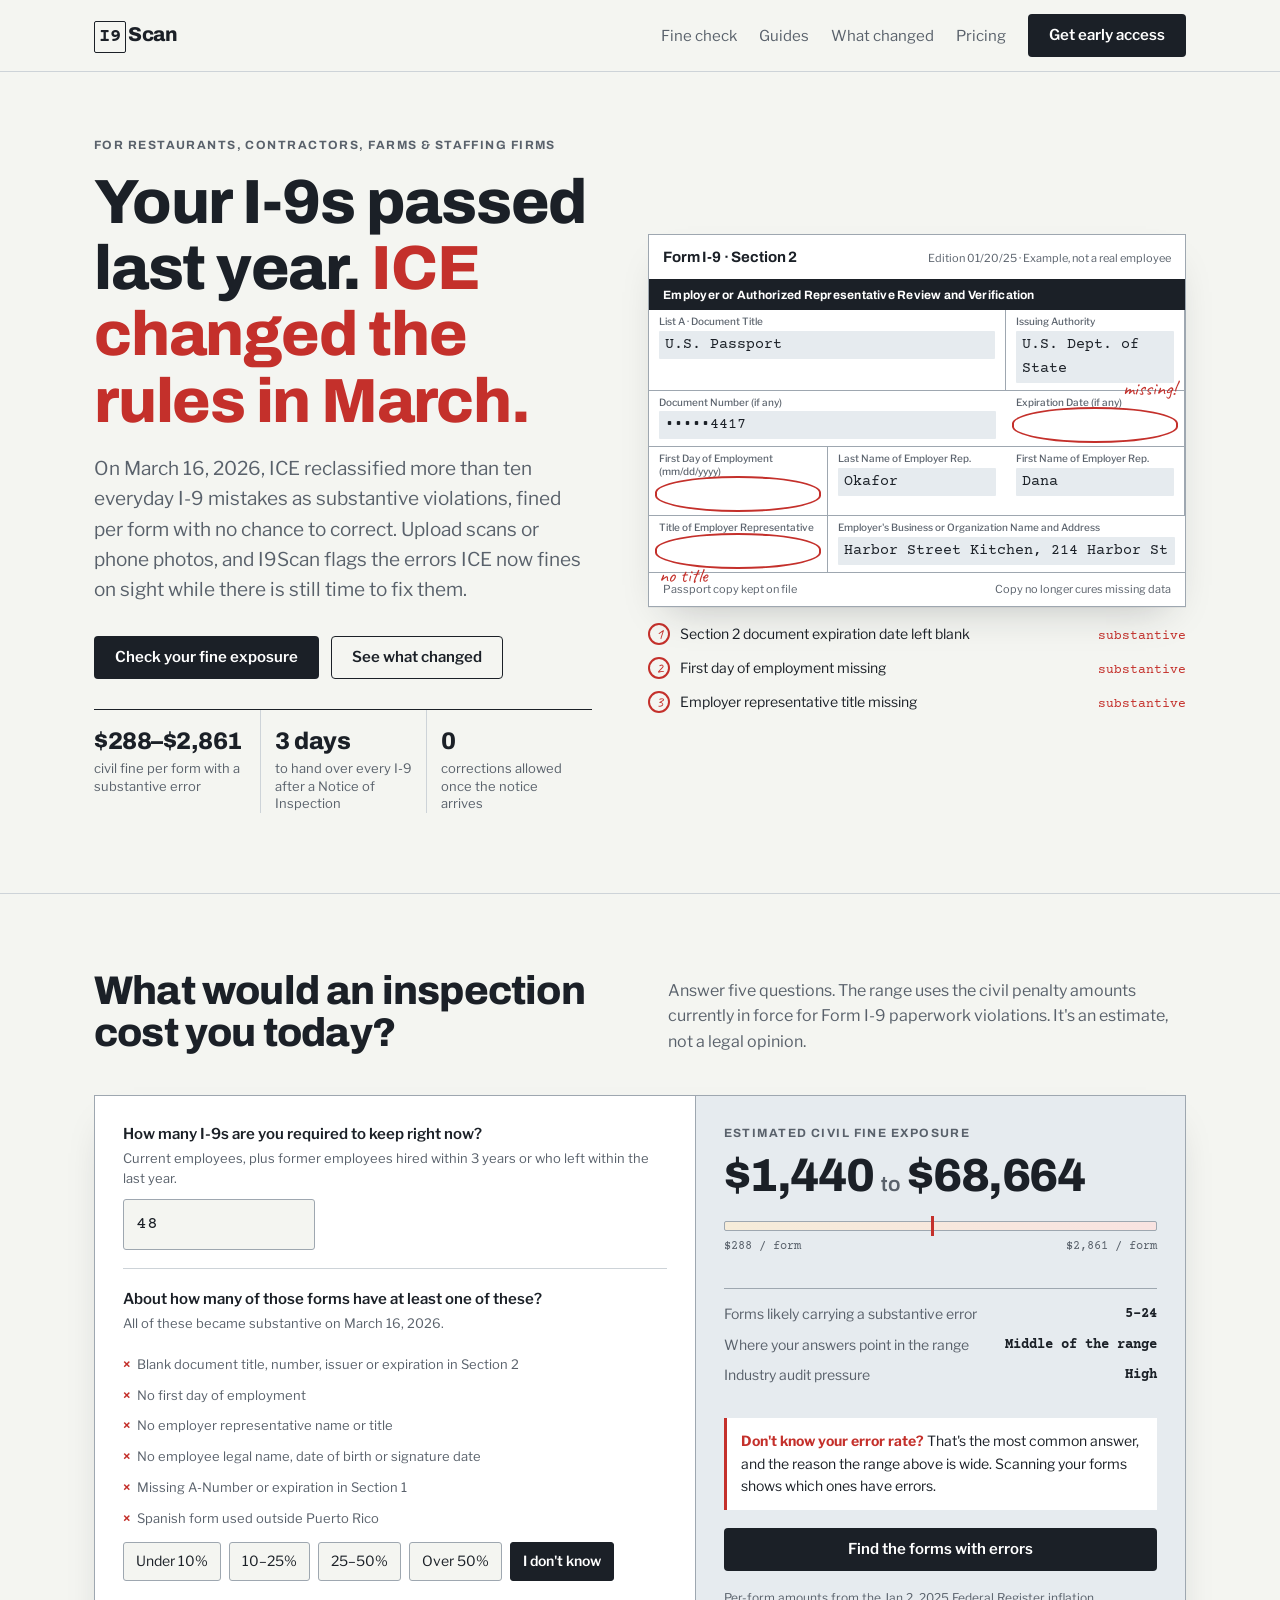
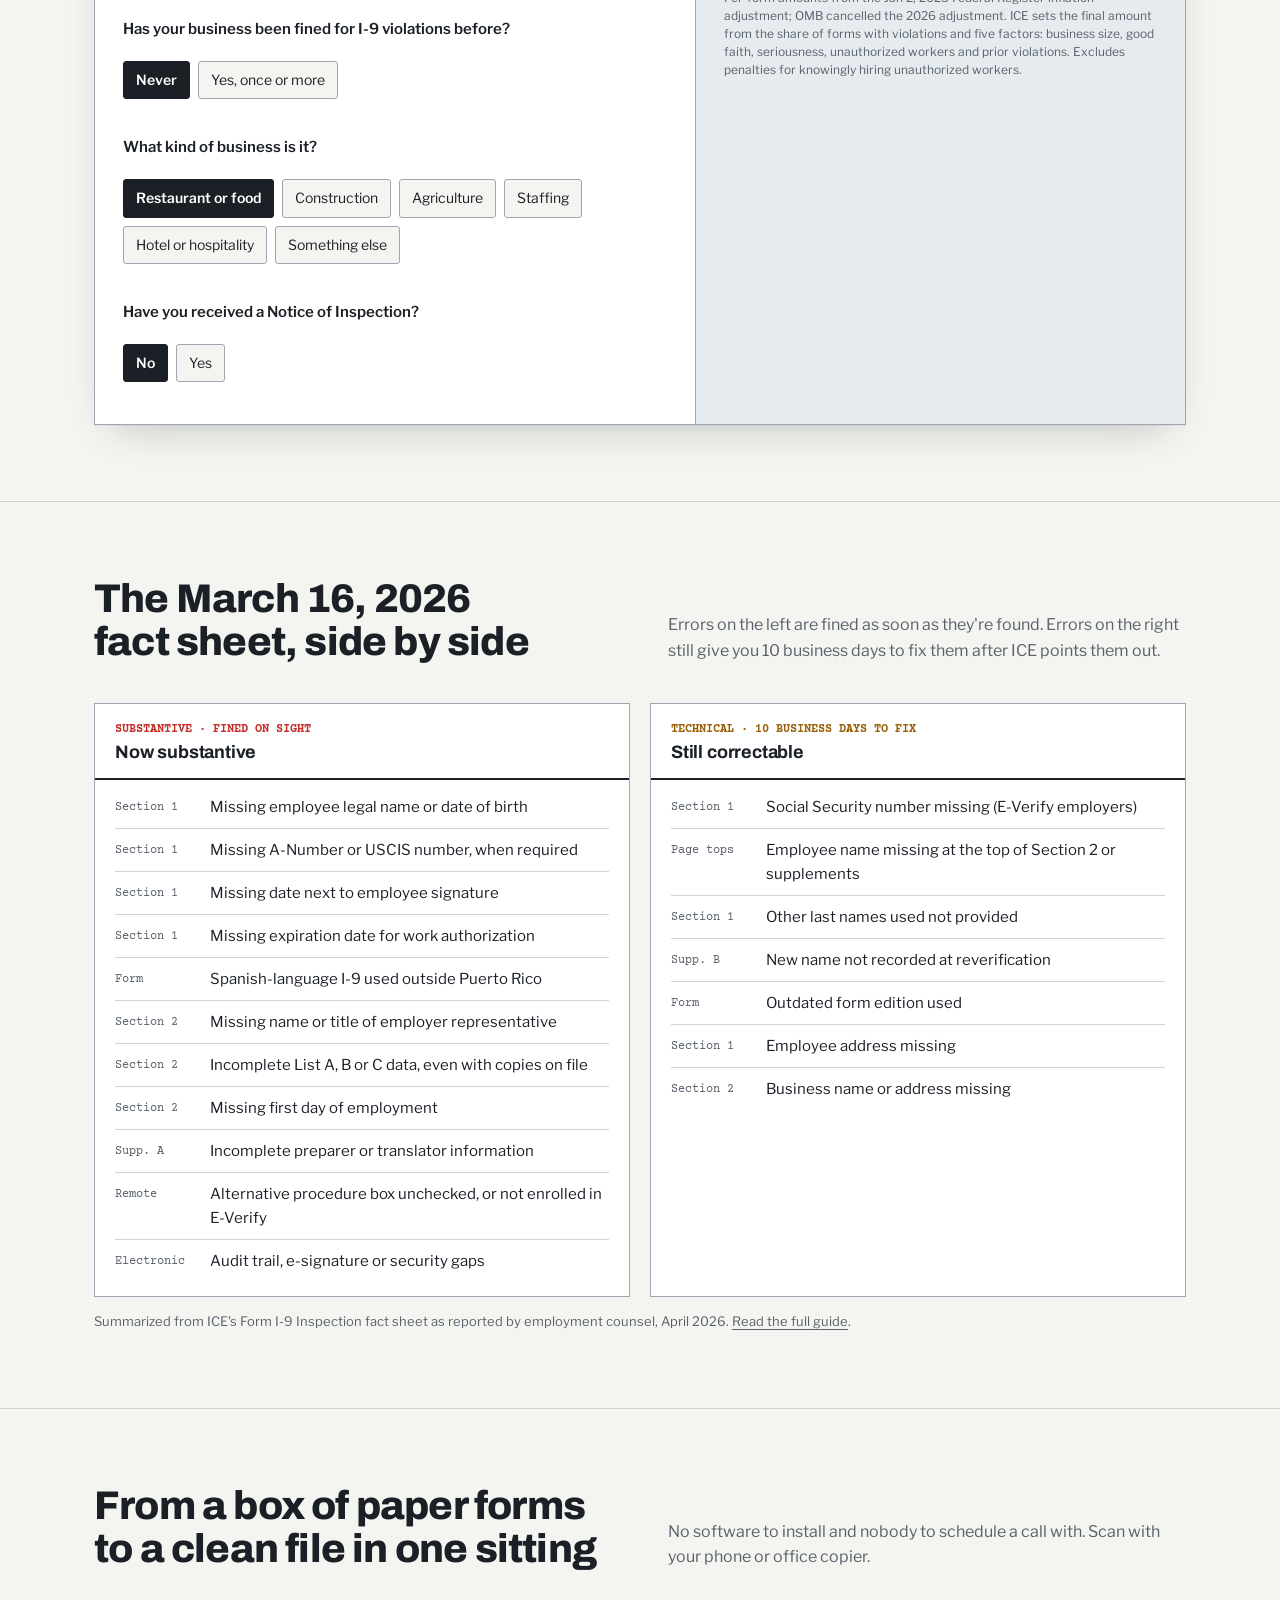
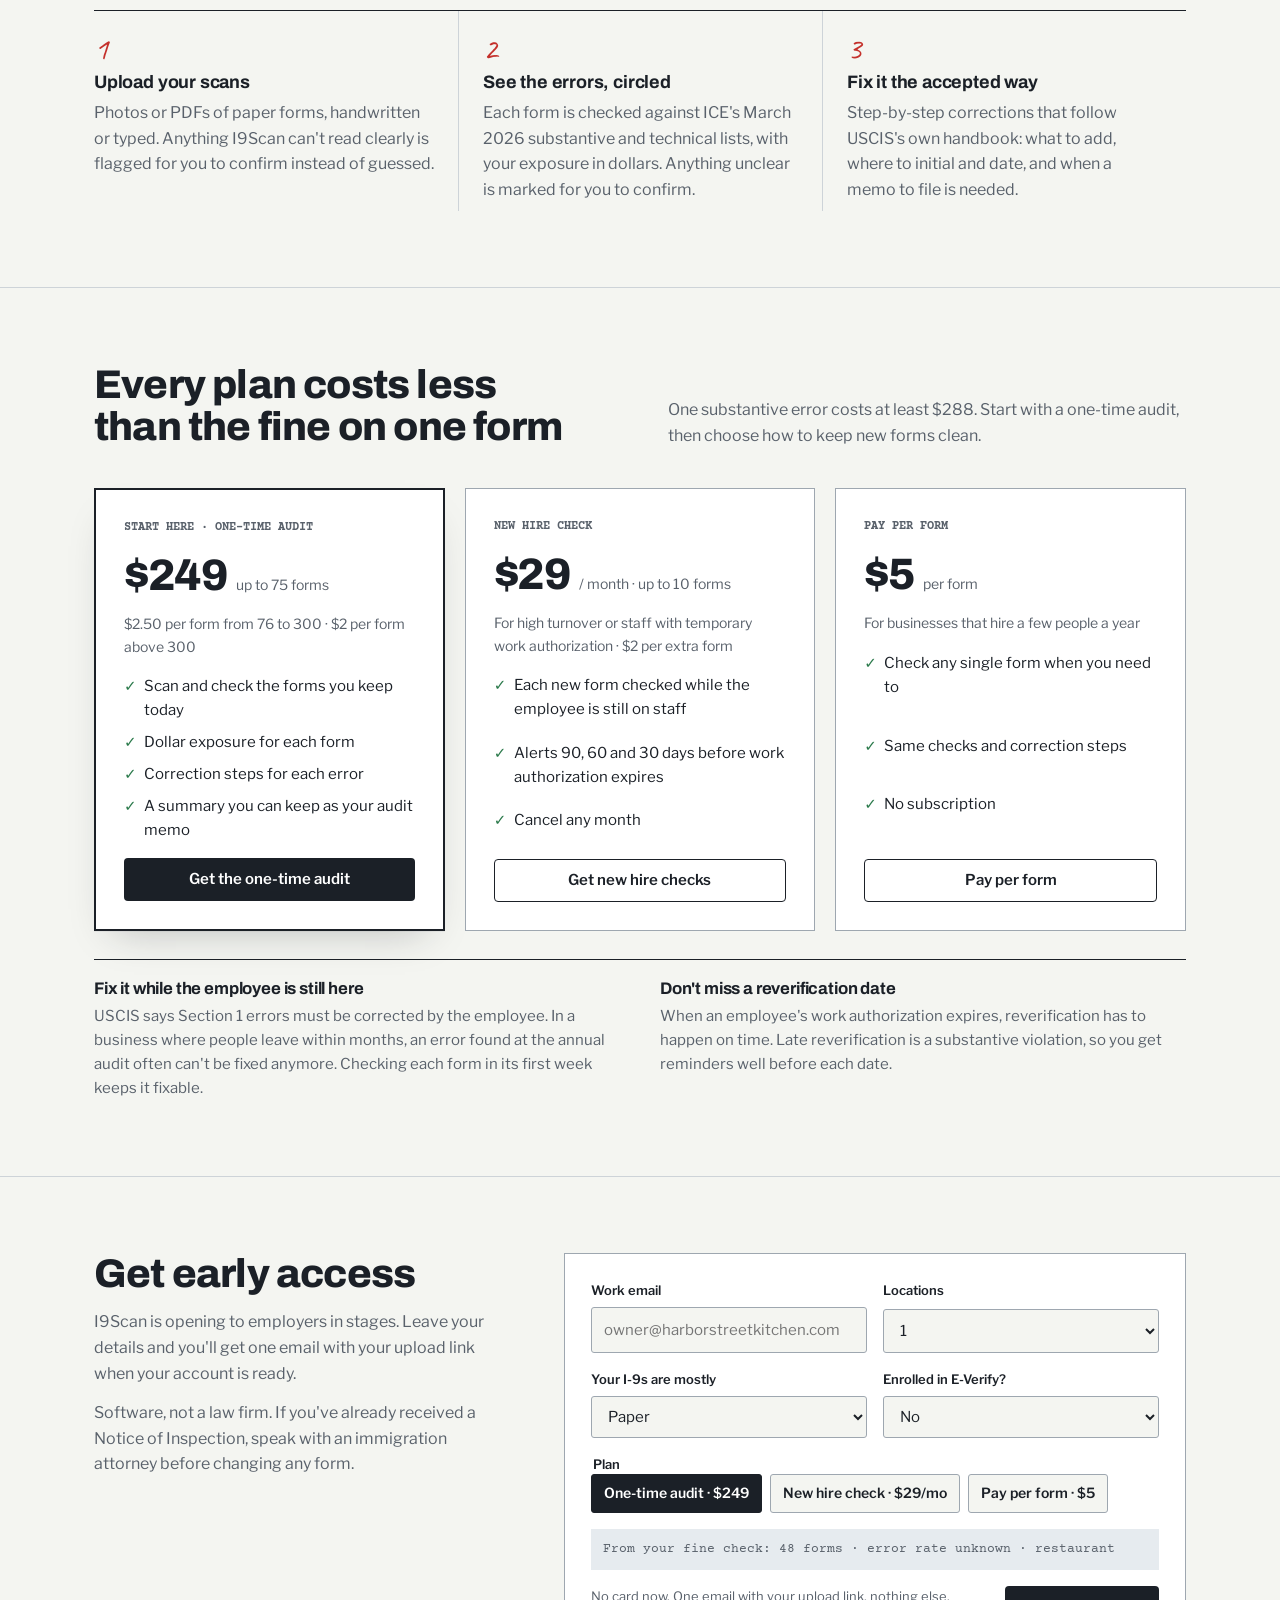
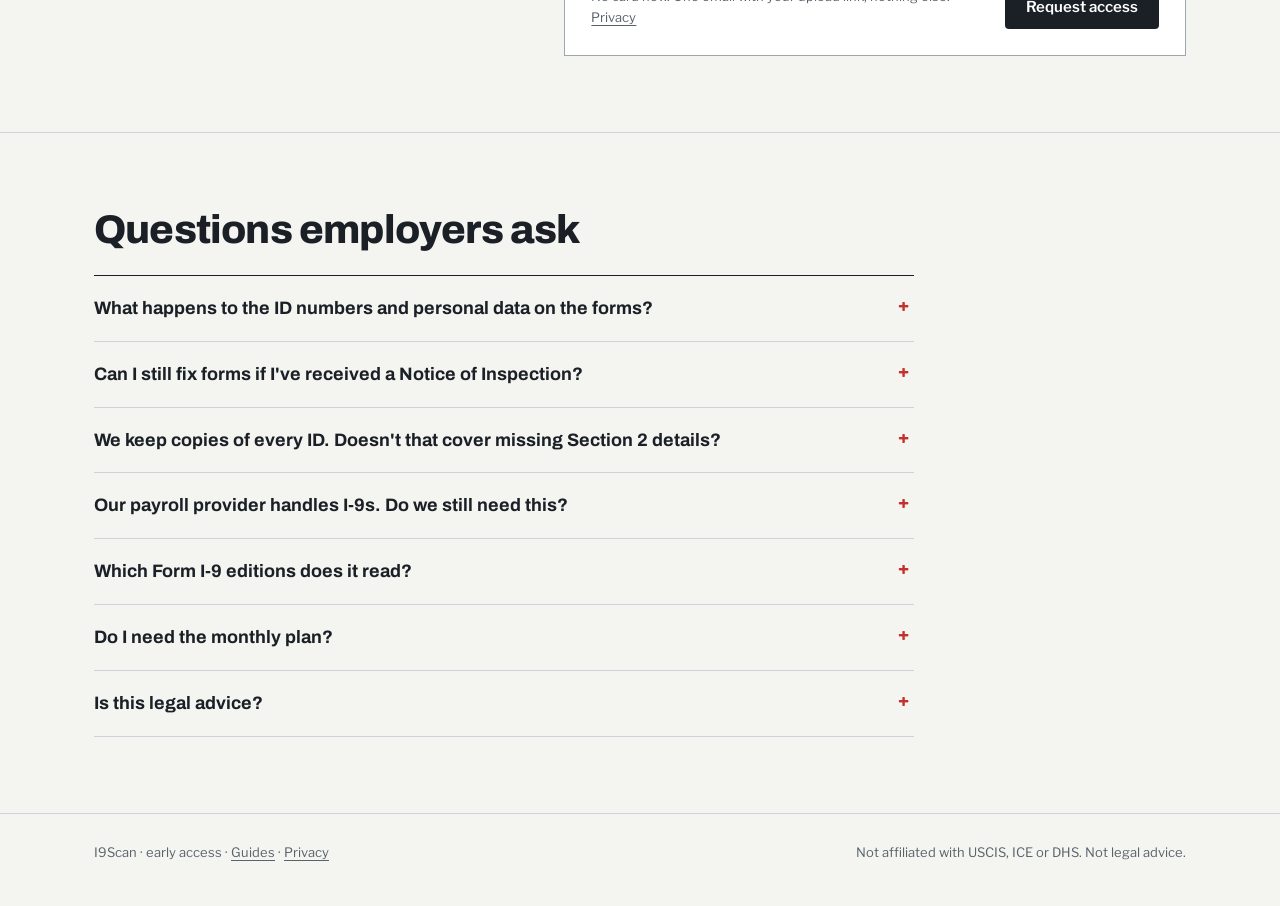
<file: index.html>
<!doctype html>
<html lang="en">
<head>
<meta charset="utf-8">
<meta name="viewport" content="width=device-width, initial-scale=1">
<title>I9Scan</title>
<meta name="description" content="Find the Form I-9 errors ICE now fines on sight, before an inspection notice arrives.">
<link rel="canonical" href="https://i9scan.com/">
<link rel="icon" href="/favicon.svg" type="image/svg+xml">
<meta property="og:type" content="website">
<meta property="og:title" content="I9Scan: find the I-9 errors ICE now fines on sight">
<meta property="og:description" content="ICE reclassified more than ten common I-9 mistakes as substantive in March 2026. Check your fine exposure in five questions.">
<meta property="og:url" content="https://i9scan.com/">
<link rel="preconnect" href="https://fonts.googleapis.com">
<link rel="preconnect" href="https://fonts.gstatic.com" crossorigin>
<link rel="stylesheet" href="https://fonts.googleapis.com/css2?family=Archivo:wght@600;700;800&family=Caveat:wght@600&family=Courier+Prime:wght@400;700&family=Libre+Franklin:ital,wght@0,400;0,500;0,600;0,700;1,400&display=swap">
<!-- Google tag (gtag.js) -->
<script async src="https://www.googletagmanager.com/gtag/js?id=AW-18453153440"></script>
<script>
  window.dataLayer = window.dataLayer || [];
  function gtag(){dataLayer.push(arguments);}
  gtag('js', new Date());
  gtag('config', 'AW-18453153440');
</script>
<style>
  :root {
    --paper: #F4F5F1;
    --sheet: #FFFFFF;
    --field: #E6EBEF;
    --ink: #1B2027;
    --muted: #59616B;
    --rule: #CDD3D8;
    --rule-strong: #9EA7B0;
    --pen: #C4302B;
    --pen-soft: #F9E3E1;
    --amber: #9A6208;
    --amber-soft: #F6ECD9;
    --ok: #2B7A4B;
    --btn: #1B2027;
    --btn-ink: #FFFFFF;
    --shadow: 0 1px 0 rgba(27, 32, 39, .05), 0 18px 40px -20px rgba(27, 32, 39, .28);

    --f-display: "Archivo", "Arial Narrow", Arial, sans-serif;
    --f-body: "Libre Franklin", "Franklin Gothic Book", "Segoe UI", system-ui, sans-serif;
    --f-type: "Courier Prime", "Courier New", ui-monospace, monospace;
    --f-hand: "Caveat", "Segoe Print", "Comic Sans MS", cursive;
  }
  @media (prefers-color-scheme: dark) {
    :root:not([data-theme="light"]) {
      --paper: #111412;
      --sheet: #191D1B;
      --field: #232A2F;
      --ink: #E7E9E3;
      --muted: #9AA39C;
      --rule: #2A312D;
      --rule-strong: #46504A;
      --pen: #FF6D60;
      --pen-soft: #3A1D1A;
      --amber: #E0A948;
      --amber-soft: #2F2513;
      --ok: #5CC489;
      --btn: #E7E9E3;
      --btn-ink: #111412;
      --shadow: 0 1px 0 rgba(0, 0, 0, .35), 0 18px 40px -20px rgba(0, 0, 0, .8);
    }
  }
  :root[data-theme="dark"] {
    --paper: #111412;
    --sheet: #191D1B;
    --field: #232A2F;
    --ink: #E7E9E3;
    --muted: #9AA39C;
    --rule: #2A312D;
    --rule-strong: #46504A;
    --pen: #FF6D60;
    --pen-soft: #3A1D1A;
    --amber: #E0A948;
    --amber-soft: #2F2513;
    --ok: #5CC489;
    --btn: #E7E9E3;
    --btn-ink: #111412;
    --shadow: 0 1px 0 rgba(0, 0, 0, .35), 0 18px 40px -20px rgba(0, 0, 0, .8);
  }

  *, *::before, *::after { box-sizing: border-box; }
  html { scroll-behavior: smooth; }
  @media (prefers-reduced-motion: reduce) { html { scroll-behavior: auto; } }
  body { margin: 0; background: var(--paper); color: var(--ink); font-family: var(--f-body); font-size: 1rem; line-height: 1.6; -webkit-font-smoothing: antialiased; }
  .wrap { max-width: 1140px; margin-inline: auto; padding-inline: 24px; }
  @media (max-width: 480px) { .wrap { padding-inline: 16px; } }
  h1, h2, h3 { font-family: var(--f-display); margin: 0; line-height: 1.06; text-wrap: balance; letter-spacing: -.02em; }
  h2 { font-size: clamp(1.75rem, 1.2rem + 2vw, 2.5rem); font-weight: 800; }
  h3 { font-size: 1.125rem; font-weight: 700; letter-spacing: -.01em; }
  p { margin: 0; }
  a { color: inherit; text-underline-offset: 3px; }
  :focus-visible { outline: 2px solid var(--pen); outline-offset: 3px; }
  .eyebrow { font-family: var(--f-display); font-weight: 700; font-size: .75rem; letter-spacing: .12em; text-transform: uppercase; color: var(--muted); }
  .type { font-family: var(--f-type); }

  .btn { display: inline-flex; align-items: center; justify-content: center; gap: 8px; font: 600 .9375rem/1 var(--f-body); padding: 13px 20px; border-radius: 4px; border: 1.5px solid transparent; text-decoration: none; cursor: pointer; }
  .btn-solid { background: var(--btn); color: var(--btn-ink); }
  .btn-solid:hover { filter: brightness(1.15); }
  .btn-line { background: transparent; color: var(--ink); border-color: var(--ink); }
  .btn-line:hover { background: var(--field); }

  /* header */
  .top { border-bottom: 1px solid var(--rule); }
  .top .wrap { display: flex; justify-content: space-between; align-items: center; gap: 16px; padding-block: 14px; }
  .logo { font-family: var(--f-display); font-weight: 800; font-size: 1.25rem; text-decoration: none; letter-spacing: -.02em; display: flex; align-items: baseline; }
  .logo b { font-family: var(--f-type); font-weight: 700; font-size: .95em; border: 1.5px solid var(--ink); padding: 0 4px; margin-right: 2px; border-radius: 2px; letter-spacing: 0; }
  .nav { display: flex; align-items: center; gap: 22px; }
  .nav a:not(.btn) { color: var(--muted); text-decoration: none; font-size: .9375rem; }
  .nav a:not(.btn):hover { color: var(--ink); }
  @media (max-width: 760px) { .nav a:not(.btn) { display: none; } }

  /* hero */
  .hero .wrap { display: grid; grid-template-columns: minmax(0, 1fr) minmax(0, 1.08fr); gap: 56px; align-items: center; padding-block: 64px 80px; }
  @media (max-width: 940px) { .hero .wrap { grid-template-columns: 1fr; gap: 44px; padding-block: 44px 56px; } }
  .hero h1 { font-size: clamp(2.3rem, 1.4rem + 3.6vw, 3.9rem); font-weight: 800; }
  .hero h1 span { color: var(--pen); }
  .hero .lede { margin-top: 20px; font-size: 1.1875rem; color: var(--muted); max-width: 50ch; }
  .hero .actions { margin-top: 30px; display: flex; flex-wrap: wrap; gap: 12px; }
  .facts { margin-top: 30px; display: grid; grid-template-columns: repeat(3, minmax(0, 1fr)); gap: 0; border-top: 1px solid var(--ink); }
  .facts div { padding: 12px 12px 0 0; }
  .facts div + div { padding-left: 14px; border-left: 1px solid var(--rule); }
  .facts strong { display: block; font-family: var(--f-display); font-size: 1.5rem; font-weight: 800; letter-spacing: -.02em; font-variant-numeric: tabular-nums; }
  .facts span { font-size: .8125rem; color: var(--muted); line-height: 1.35; display: block; }
  @media (max-width: 420px) { .facts { grid-template-columns: 1fr; } .facts div + div { border-left: 0; padding-left: 0; border-top: 1px solid var(--rule); } }

  /* the form fragment */
  .form-sheet { background: var(--sheet); border: 1px solid var(--rule-strong); box-shadow: var(--shadow); position: relative; }
  .sheet-head { display: flex; justify-content: space-between; align-items: baseline; gap: 12px; padding: 10px 14px; border-bottom: 2px solid var(--ink); }
  .sheet-head b { font-family: var(--f-display); font-size: .9375rem; letter-spacing: -.01em; }
  .sheet-head span { font-size: .6875rem; color: var(--muted); white-space: nowrap; }
  .sec-title { background: var(--ink); color: var(--sheet); font-family: var(--f-display); font-weight: 700; font-size: .75rem; letter-spacing: .02em; padding: 5px 14px; }
  .grid { display: grid; grid-template-columns: repeat(3, minmax(0, 1fr)); }
  .cell { border-bottom: 1px solid var(--rule-strong); border-right: 1px solid var(--rule-strong); padding: 5px 10px 7px; min-height: 52px; position: relative; }
  .cell:nth-child(3n) { border-right: 0; }
  .cell.wide { grid-column: span 3; border-right: 0; }
  .cell.two { grid-column: span 2; }
  .cell label { display: block; font-size: .625rem; line-height: 1.25; color: var(--muted); font-weight: 500; }
  .cell .val { display: block; margin-top: 3px; font-family: var(--f-type); font-size: .9375rem; background: var(--field); padding: 2px 6px; min-height: 1.6em; border-radius: 1px; overflow-wrap: anywhere; }
  .cell.flag .val { outline: 2px solid var(--pen); outline-offset: 2px; border-radius: 50% / 45%; background: transparent; }
  .note { position: absolute; font-family: var(--f-hand); font-size: 1.25rem; line-height: 1; color: var(--pen); white-space: nowrap; pointer-events: none; }
  .sheet-foot { display: flex; justify-content: space-between; gap: 12px; padding: 8px 14px; font-size: .6875rem; color: var(--muted); }
  .margin-notes { display: grid; gap: 10px; margin-top: 16px; }
  .mnote { display: grid; grid-template-columns: 22px 1fr auto; gap: 10px; align-items: baseline; font-size: .875rem; }
  .mnote i { font-style: normal; width: 22px; height: 22px; border: 2px solid var(--pen); color: var(--pen); border-radius: 50%; display: grid; place-items: center; font-family: var(--f-hand); font-size: 1rem; line-height: 1; }
  .mnote em { font-style: normal; font-family: var(--f-type); font-size: .8125rem; color: var(--pen); white-space: nowrap; }
  @media (max-width: 520px) {
    .grid { grid-template-columns: 1fr 1fr; }
    .cell:nth-child(3n) { border-right: 1px solid var(--rule-strong); }
    .cell:nth-child(2n) { border-right: 0; }
    .cell.wide, .cell.two { grid-column: span 2; border-right: 0; }
    .note { display: none; }
    .mnote { grid-template-columns: 22px 1fr; }
    .mnote em { grid-column: 2; }
  }

  /* sections */
  section.band { border-top: 1px solid var(--rule); }
  section.band > .wrap { padding-block: 76px; }
  @media (max-width: 720px) { section.band > .wrap { padding-block: 52px; } }
  .head { display: grid; grid-template-columns: minmax(0, 1fr) minmax(0, 1fr); gap: 16px 56px; align-items: end; margin-bottom: 40px; }
  .head p { color: var(--muted); max-width: 54ch; }
  @media (max-width: 900px) { .head { grid-template-columns: 1fr; } }

  /* checker */
  .checker { display: grid; grid-template-columns: minmax(0, 1.1fr) minmax(0, .9fr); gap: 0; background: var(--sheet); border: 1px solid var(--rule-strong); box-shadow: var(--shadow); }
  @media (max-width: 900px) { .checker { grid-template-columns: 1fr; } }
  .q-list { padding: 8px 28px 24px; }
  @media (max-width: 520px) { .q-list { padding: 4px 16px 20px; } }
  .q { padding-block: 18px; border-bottom: 1px solid var(--rule); display: grid; gap: 10px; }
  .q:last-child { border-bottom: 0; }
  .q > label, .q legend { font-weight: 600; font-size: .9375rem; }
  .q .hint { font-weight: 400; color: var(--muted); font-size: .8125rem; display: block; margin-top: 2px; }
  fieldset.q { border: 0; margin: 0; padding-inline: 0; min-width: 0; }
  .q legend { padding: 0; margin-bottom: 10px; float: left; width: 100%; }
  .q legend + * { clear: both; }
  .opts { display: flex; flex-wrap: wrap; gap: 8px; }
  .opt { position: relative; }
  .opt input { position: absolute; opacity: 0; width: 1px; height: 1px; }
  .opt span { display: inline-block; padding: 7px 12px; border: 1.5px solid var(--rule-strong); border-radius: 3px; font-size: .875rem; cursor: pointer; background: var(--paper); }
  .opt input:checked + span { border-color: var(--ink); background: var(--ink); color: var(--sheet); font-weight: 600; }
  .opt input:focus-visible + span { outline: 2px solid var(--pen); outline-offset: 2px; }
  input[type="number"], input[type="email"], input[type="url"], select, textarea { font: inherit; font-size: .9375rem; color: var(--ink); background: var(--paper); border: 1.5px solid var(--rule-strong); border-radius: 3px; padding: 10px 12px; width: 100%; }
  input[type="number"] { font-family: var(--f-type); font-size: 1.125rem; max-width: 12rem; }
  input:focus, select:focus, textarea:focus { outline: 2px solid var(--pen); outline-offset: 0; border-color: var(--pen); }
  .errlist { margin: 0; padding: 0; list-style: none; display: grid; gap: 6px; font-size: .8125rem; color: var(--muted); columns: 2; column-gap: 20px; }
  .errlist li { break-inside: avoid; padding-left: 14px; position: relative; margin-bottom: 4px; }
  .errlist li::before { content: "×"; position: absolute; left: 0; color: var(--pen); font-weight: 700; }
  @media (max-width: 560px) { .errlist { columns: 1; } }

  .result { background: var(--field); padding: 28px; display: flex; flex-direction: column; gap: 18px; border-left: 1px solid var(--rule-strong); }
  @media (max-width: 900px) { .result { border-left: 0; border-top: 1px solid var(--rule-strong); } }
  @media (max-width: 520px) { .result { padding: 20px 16px; } }
  .result .big { font-family: var(--f-display); font-weight: 800; font-size: clamp(2rem, 1.4rem + 2.4vw, 2.9rem); line-height: 1; letter-spacing: -.03em; font-variant-numeric: tabular-nums; overflow-wrap: anywhere; }
  .result .big small { font-size: .45em; color: var(--muted); font-weight: 600; letter-spacing: 0; }
  .range { position: relative; height: 10px; background: linear-gradient(90deg, var(--amber-soft), var(--pen-soft)); border: 1px solid var(--rule-strong); border-radius: 2px; margin-top: 4px; }
  .range i { position: absolute; top: -6px; width: 3px; height: 20px; background: var(--pen); transform: translateX(-1px); transition: left .25s; }
  @media (prefers-reduced-motion: reduce) { .range i { transition: none; } }
  .range-scale { display: flex; justify-content: space-between; font-family: var(--f-type); font-size: .75rem; color: var(--muted); margin-top: 6px; font-variant-numeric: tabular-nums; }
  .kv { display: grid; grid-template-columns: 1fr auto; gap: 8px 16px; font-size: .875rem; border-top: 1px solid var(--rule-strong); padding-top: 14px; }
  .kv dt { color: var(--muted); }
  .kv dd { margin: 0; font-family: var(--f-type); font-weight: 700; text-align: right; font-variant-numeric: tabular-nums; }
  .alert { font-size: .875rem; padding: 12px 14px; border-left: 3px solid var(--pen); background: var(--sheet); }
  .alert strong { color: var(--pen); }
  .result .fine-print { font-size: .75rem; color: var(--muted); line-height: 1.5; }

  /* rule change */
  .rules { display: grid; grid-template-columns: minmax(0, 1fr) minmax(0, 1fr); gap: 20px; }
  @media (max-width: 820px) { .rules { grid-template-columns: 1fr; } }
  .rule-col { background: var(--sheet); border: 1px solid var(--rule-strong); }
  .rule-col header { padding: 16px 20px; border-bottom: 2px solid var(--ink); display: grid; gap: 4px; }
  .rule-col header .tag { font-family: var(--f-type); font-size: .75rem; font-weight: 700; }
  .rule-col.sub header .tag { color: var(--pen); }
  .rule-col.tech header .tag { color: var(--amber); }
  .rule-col ul { list-style: none; margin: 0; padding: 6px 20px 14px; }
  .rule-col li { padding: 9px 0; border-bottom: 1px solid var(--rule); font-size: .9375rem; display: grid; grid-template-columns: 5.2rem 1fr; gap: 12px; }
  .rule-col li:last-child { border-bottom: 0; }
  .rule-col li span { font-family: var(--f-type); font-size: .75rem; color: var(--muted); padding-top: 3px; }
  .source { margin-top: 14px; font-size: .8125rem; color: var(--muted); }

  /* steps */
  .steps { list-style: none; margin: 0; padding: 0; display: grid; grid-template-columns: repeat(3, minmax(0, 1fr)); border-top: 1px solid var(--ink); }
  @media (max-width: 820px) { .steps { grid-template-columns: 1fr; } }
  .steps li { padding: 22px 24px 8px 0; display: grid; gap: 8px; align-content: start; }
  .steps li + li { padding-left: 24px; border-left: 1px solid var(--rule); }
  @media (max-width: 820px) { .steps li + li { padding-left: 0; border-left: 0; border-top: 1px solid var(--rule); } }
  .steps .n { font-family: var(--f-hand); font-size: 2rem; line-height: 1; color: var(--pen); }
  .steps p { color: var(--muted); max-width: 42ch; }

  /* pricing */
  .plans { display: grid; grid-template-columns: repeat(3, minmax(0, 1fr)); gap: 20px; }
  @media (max-width: 1000px) { .plans { grid-template-columns: 1fr; max-width: 560px; } }
  .plan .fit { font-size: .875rem; color: var(--muted); margin: 0; }
  .why { margin-top: 28px; display: grid; grid-template-columns: minmax(0, 1fr) minmax(0, 1fr); gap: 16px 40px; border-top: 1px solid var(--ink); padding-top: 20px; }
  @media (max-width: 760px) { .why { grid-template-columns: 1fr; } }
  .why h3 { font-size: 1.05rem; }
  .why p { color: var(--muted); margin-top: 6px; font-size: .9375rem; }
  @media (max-width: 760px) { .plans { grid-template-columns: 1fr; } }
  .plan { background: var(--sheet); border: 1px solid var(--rule-strong); padding: 28px; display: flex; flex-direction: column; gap: 16px; }
  .plan.pick { border: 2px solid var(--ink); box-shadow: var(--shadow); }
  .plan .tag { font-family: var(--f-type); font-size: .75rem; font-weight: 700; color: var(--muted); }
  .price { display: flex; align-items: baseline; gap: 8px; flex-wrap: wrap; }
  .price b { font-family: var(--f-display); font-size: 2.75rem; font-weight: 800; letter-spacing: -.03em; line-height: 1; }
  .price span { color: var(--muted); font-size: .875rem; }
  .plan ul { list-style: none; margin: 0; padding: 0; display: grid; gap: 8px; flex: 1; }
  .plan li { padding-left: 20px; position: relative; font-size: .9375rem; }
  .plan li::before { content: "✓"; position: absolute; left: 0; color: var(--ok); font-weight: 700; }

  /* access form */
  .access { display: grid; grid-template-columns: minmax(0, .8fr) minmax(0, 1.2fr); gap: 36px 56px; align-items: start; }
  @media (max-width: 900px) { .access { grid-template-columns: 1fr; } }
  .access-copy p { margin-top: 14px; color: var(--muted); max-width: 44ch; }
  #access-form { background: var(--sheet); border: 1px solid var(--rule-strong); padding: 26px; display: grid; grid-template-columns: repeat(2, minmax(0, 1fr)); gap: 16px; }
  @media (max-width: 560px) { #access-form { grid-template-columns: 1fr; padding: 18px; } }
  .f { display: grid; gap: 6px; }
  .f.full { grid-column: 1 / -1; }
  .f label, .f legend { font-size: .8125rem; font-weight: 600; }
  fieldset.f { border: 0; margin: 0; padding: 0; min-width: 0; }
  .carry { grid-column: 1 / -1; font-size: .8125rem; color: var(--muted); background: var(--field); padding: 10px 12px; font-family: var(--f-type); }
  .form-row { grid-column: 1 / -1; display: flex; flex-wrap: wrap; justify-content: space-between; align-items: center; gap: 12px; }
  .form-row small { color: var(--muted); font-size: .8125rem; max-width: 40ch; }
  .form-error { grid-column: 1 / -1; color: var(--pen); font-size: .875rem; }
  .sent { grid-column: 1 / -1; display: grid; gap: 8px; }
  .sent h3 { font-size: 1.5rem; }
  .sent p { color: var(--muted); }

  /* faq */
  .faq { border-top: 1px solid var(--ink); max-width: 820px; }
  details { border-bottom: 1px solid var(--rule); }
  summary { cursor: pointer; list-style: none; padding: 18px 36px 18px 0; position: relative; font-family: var(--f-display); font-weight: 700; font-size: 1.125rem; }
  summary::-webkit-details-marker { display: none; }
  summary::after { content: "+"; position: absolute; right: 4px; top: 14px; font-family: var(--f-type); font-size: 1.4rem; color: var(--pen); }
  details[open] summary::after { content: "−"; }
  details p { padding-bottom: 20px; color: var(--muted); max-width: 66ch; }

  footer { border-top: 1px solid var(--rule); }
  footer .wrap { padding-block: 28px 44px; display: flex; flex-wrap: wrap; justify-content: space-between; gap: 12px; font-size: .8125rem; color: var(--muted); }
</style>
</head>
<body>

<header class="top">
  <div class="wrap">
    <a class="logo" href="#top" aria-label="I9Scan home"><b>I9</b>Scan</a>
    <nav class="nav" aria-label="Sections">
      <a href="#check">Fine check</a>
      <a href="/guides/">Guides</a>
      <a href="#rules">What changed</a>
      <a href="#pricing">Pricing</a>
      <a class="btn btn-solid" href="#access">Get early access</a>
    </nav>
  </div>
</header>

<main id="top">
  <section class="hero">
    <div class="wrap">
      <div>
        <p class="eyebrow">For restaurants, contractors, farms &amp; staffing firms</p>
        <h1 style="margin-top:14px">Your I-9s passed last year. <span>ICE changed the rules in March.</span></h1>
        <p class="lede">On March 16, 2026, ICE reclassified more than ten everyday I-9 mistakes as substantive violations, fined per form with no chance to correct. Upload scans or phone photos, and I9Scan flags the errors ICE now fines on sight while there is still time to fix them.</p>
        <div class="actions">
          <a class="btn btn-solid" href="#check">Check your fine exposure</a>
          <a class="btn btn-line" href="#rules">See what changed</a>
        </div>
        <div class="facts">
          <div><strong>$288–$2,861</strong><span>civil fine per form with a substantive error</span></div>
          <div><strong>3 days</strong><span>to hand over every I-9 after a Notice of Inspection</span></div>
          <div><strong>0</strong><span>corrections allowed once the notice arrives</span></div>
        </div>
      </div>

      <div>
        <figure class="form-sheet" style="margin:0" aria-label="Example Form I-9 Section 2 with three errors circled">
          <div class="sheet-head"><b>Form I-9 · Section 2</b><span>Edition 01/20/25 · Example, not a real employee</span></div>
          <div class="sec-title">Employer or Authorized Representative Review and Verification</div>
          <div class="grid">
            <div class="cell two"><label>List A · Document Title</label><span class="val">U.S. Passport</span></div>
            <div class="cell"><label>Issuing Authority</label><span class="val">U.S. Dept. of State</span></div>
            <div class="cell two"><label>Document Number (if any)</label><span class="val">•••••4417</span></div>
            <div class="cell flag"><label>Expiration Date (if any)</label><span class="val">&nbsp;</span><span class="note" style="right:8px;top:-12px">missing!</span></div>
            <div class="cell flag"><label>First Day of Employment (mm/dd/yyyy)</label><span class="val">&nbsp;</span></div>
            <div class="cell"><label>Last Name of Employer Rep.</label><span class="val">Okafor</span></div>
            <div class="cell"><label>First Name of Employer Rep.</label><span class="val">Dana</span></div>
            <div class="cell flag"><label>Title of Employer Representative</label><span class="val">&nbsp;</span><span class="note" style="left:10px;bottom:-14px">no title</span></div>
            <div class="cell two"><label>Employer's Business or Organization Name and Address</label><span class="val">Harbor Street Kitchen, 214 Harbor St</span></div>
          </div>
          <div class="sheet-foot"><span>Passport copy kept on file</span><span>Copy no longer cures missing data</span></div>
        </figure>
        <div class="margin-notes" aria-label="Errors found on this example form">
          <div class="mnote"><i aria-hidden="true">1</i><span>Section 2 document expiration date left blank</span><em>substantive</em></div>
          <div class="mnote"><i aria-hidden="true">2</i><span>First day of employment missing</span><em>substantive</em></div>
          <div class="mnote"><i aria-hidden="true">3</i><span>Employer representative title missing</span><em>substantive</em></div>
        </div>
      </div>
    </div>
  </section>

  <section class="band" id="check">
    <div class="wrap">
      <div class="head">
        <h2>What would an inspection cost you today?</h2>
        <p>Answer five questions. The range uses the civil penalty amounts currently in force for Form I-9 paperwork violations. It's an estimate, not a legal opinion.</p>
      </div>

      <div class="checker">
        <form class="q-list" id="checker" onsubmit="return false">
          <div class="q">
            <label for="c-forms">How many I-9s are you required to keep right now?<span class="hint">Current employees, plus former employees hired within 3 years or who left within the last year.</span></label>
            <input id="c-forms" name="forms" type="number" min="1" max="100000" step="1" value="48" inputmode="numeric">
          </div>

          <fieldset class="q">
            <legend>About how many of those forms have at least one of these?<span class="hint">All of these became substantive on March 16, 2026.</span></legend>
            <ul class="errlist">
              <li>Blank document title, number, issuer or expiration in Section 2</li>
              <li>No first day of employment</li>
              <li>No employer representative name or title</li>
              <li>No employee legal name, date of birth or signature date</li>
              <li>Missing A-Number or expiration in Section 1</li>
              <li>Spanish form used outside Puerto Rico</li>
            </ul>
            <div class="opts">
              <label class="opt"><input type="radio" name="share" id="c-share-10" value="0.07"><span>Under 10%</span></label>
              <label class="opt"><input type="radio" name="share" id="c-share-25" value="0.18"><span>10–25%</span></label>
              <label class="opt"><input type="radio" name="share" id="c-share-50" value="0.38"><span>25–50%</span></label>
              <label class="opt"><input type="radio" name="share" id="c-share-75" value="0.65"><span>Over 50%</span></label>
              <label class="opt"><input type="radio" name="share" id="c-share-unknown" value="unknown" checked><span>I don't know</span></label>
            </div>
          </fieldset>

          <fieldset class="q">
            <legend>Has your business been fined for I-9 violations before?</legend>
            <div class="opts">
              <label class="opt"><input type="radio" name="history" id="c-hist-no" value="first" checked><span>Never</span></label>
              <label class="opt"><input type="radio" name="history" id="c-hist-yes" value="repeat"><span>Yes, once or more</span></label>
            </div>
          </fieldset>

          <fieldset class="q">
            <legend>What kind of business is it?</legend>
            <div class="opts">
              <label class="opt"><input type="radio" name="industry" id="c-ind-food" value="restaurant" checked><span>Restaurant or food</span></label>
              <label class="opt"><input type="radio" name="industry" id="c-ind-build" value="construction"><span>Construction</span></label>
              <label class="opt"><input type="radio" name="industry" id="c-ind-farm" value="agriculture"><span>Agriculture</span></label>
              <label class="opt"><input type="radio" name="industry" id="c-ind-staff" value="staffing"><span>Staffing</span></label>
              <label class="opt"><input type="radio" name="industry" id="c-ind-hotel" value="hospitality"><span>Hotel or hospitality</span></label>
              <label class="opt"><input type="radio" name="industry" id="c-ind-other" value="other"><span>Something else</span></label>
            </div>
          </fieldset>

          <fieldset class="q">
            <legend>Have you received a Notice of Inspection?</legend>
            <div class="opts">
              <label class="opt"><input type="radio" name="noi" id="c-noi-no" value="no" checked><span>No</span></label>
              <label class="opt"><input type="radio" name="noi" id="c-noi-yes" value="yes"><span>Yes</span></label>
            </div>
          </fieldset>
        </form>

        <div class="result" aria-live="polite">
          <div>
            <p class="eyebrow">Estimated civil fine exposure</p>
            <div class="big" id="r-range" style="margin-top:10px">$1,440 <small>to</small> $68,664</div>
          </div>
          <div>
            <div class="range" aria-hidden="true"><i id="r-marker" style="left:48%"></i></div>
            <div class="range-scale"><span>$288 / form</span><span>$2,861 / form</span></div>
          </div>
          <dl class="kv">
            <dt>Forms likely carrying a substantive error</dt><dd id="r-count">5–24</dd>
            <dt>Where your answers point in the range</dt><dd id="r-where">Middle of the range</dd>
            <dt>Industry audit pressure</dt><dd id="r-industry">High</dd>
          </dl>
          <p class="alert" id="r-alert"><strong>Don't know your error rate?</strong> That's the most common answer, and the reason the range above is wide. Scanning your forms shows which ones have errors.</p>
          <a class="btn btn-solid" href="#access" id="r-cta">Find the forms with errors</a>
          <p class="fine-print">Per-form amounts from the Jan 2, 2025 Federal Register inflation adjustment; OMB cancelled the 2026 adjustment. ICE sets the final amount from the share of forms with violations and five factors: business size, good faith, seriousness, unauthorized workers and prior violations. Excludes penalties for knowingly hiring unauthorized workers.</p>
        </div>
      </div>
    </div>
  </section>

  <section class="band" id="rules">
    <div class="wrap">
      <div class="head">
        <h2>The March 16, 2026 fact sheet, side by side</h2>
        <p>Errors on the left are fined as soon as they're found. Errors on the right still give you 10 business days to fix them after ICE points them out.</p>
      </div>
      <div class="rules">
        <div class="rule-col sub">
          <header><span class="tag">SUBSTANTIVE · FINED ON SIGHT</span><h3>Now substantive</h3></header>
          <ul>
            <li><span>Section 1</span>Missing employee legal name or date of birth</li>
            <li><span>Section 1</span>Missing A-Number or USCIS number, when required</li>
            <li><span>Section 1</span>Missing date next to employee signature</li>
            <li><span>Section 1</span>Missing expiration date for work authorization</li>
            <li><span>Form</span>Spanish-language I-9 used outside Puerto Rico</li>
            <li><span>Section 2</span>Missing name or title of employer representative</li>
            <li><span>Section 2</span>Incomplete List A, B or C data, even with copies on file</li>
            <li><span>Section 2</span>Missing first day of employment</li>
            <li><span>Supp. A</span>Incomplete preparer or translator information</li>
            <li><span>Remote</span>Alternative procedure box unchecked, or not enrolled in E-Verify</li>
            <li><span>Electronic</span>Audit trail, e-signature or security gaps</li>
          </ul>
        </div>
        <div class="rule-col tech">
          <header><span class="tag">TECHNICAL · 10 BUSINESS DAYS TO FIX</span><h3>Still correctable</h3></header>
          <ul>
            <li><span>Section 1</span>Social Security number missing (E-Verify employers)</li>
            <li><span>Page tops</span>Employee name missing at the top of Section 2 or supplements</li>
            <li><span>Section 1</span>Other last names used not provided</li>
            <li><span>Supp. B</span>New name not recorded at reverification</li>
            <li><span>Form</span>Outdated form edition used</li>
            <li><span>Section 1</span>Employee address missing</li>
            <li><span>Section 2</span>Business name or address missing</li>
          </ul>
        </div>
      </div>
      <p class="source">Summarized from ICE's Form I-9 Inspection fact sheet as reported by employment counsel, April 2026. <a href="/guides/ice-i-9-rule-change-march-2026/">Read the full guide</a>.</p>
    </div>
  </section>

  <section class="band">
    <div class="wrap">
      <div class="head">
        <h2>From a box of paper forms to a clean file in one sitting</h2>
        <p>No software to install and nobody to schedule a call with. Scan with your phone or office copier.</p>
      </div>
      <ol class="steps">
        <li><span class="n" aria-hidden="true">1</span><h3>Upload your scans</h3><p>Photos or PDFs of paper forms, handwritten or typed. Anything I9Scan can't read clearly is flagged for you to confirm instead of guessed.</p></li>
        <li><span class="n" aria-hidden="true">2</span><h3>See the errors, circled</h3><p>Each form is checked against ICE's March 2026 substantive and technical lists, with your exposure in dollars. Anything unclear is marked for you to confirm.</p></li>
        <li><span class="n" aria-hidden="true">3</span><h3>Fix it the accepted way</h3><p>Step-by-step corrections that follow USCIS's own handbook: what to add, where to initial and date, and when a memo to file is needed.</p></li>
      </ol>
    </div>
  </section>

  <section class="band" id="pricing">
    <div class="wrap">
      <div class="head">
        <h2>Every plan costs less than the fine on one form</h2>
        <p>One substantive error costs at least $288. Start with a one-time audit, then choose how to keep new forms clean.</p>
      </div>
      <div class="plans">
        <div class="plan pick">
          <span class="tag">START HERE · ONE-TIME AUDIT</span>
          <div class="price"><b>$249</b><span>up to 75 forms</span></div>
          <p class="fit">$2.50 per form from 76 to 300 · $2 per form above 300</p>
          <ul>
            <li>Scan and check the forms you keep today</li>
            <li>Dollar exposure for each form</li>
            <li>Correction steps for each error</li>
            <li>A summary you can keep as your audit memo</li>
          </ul>
          <a class="btn btn-solid" href="#access" data-plan="audit">Get the one-time audit</a>
        </div>
        <div class="plan">
          <span class="tag">NEW HIRE CHECK</span>
          <div class="price"><b>$29</b><span>/ month · up to 10 forms</span></div>
          <p class="fit">For high turnover or staff with temporary work authorization · $2 per extra form</p>
          <ul>
            <li>Each new form checked while the employee is still on staff</li>
            <li>Alerts 90, 60 and 30 days before work authorization expires</li>
            <li>Cancel any month</li>
          </ul>
          <a class="btn btn-line" href="#access" data-plan="monthly">Get new hire checks</a>
        </div>
        <div class="plan">
          <span class="tag">PAY PER FORM</span>
          <div class="price"><b>$5</b><span>per form</span></div>
          <p class="fit">For businesses that hire a few people a year</p>
          <ul>
            <li>Check any single form when you need to</li>
            <li>Same checks and correction steps</li>
            <li>No subscription</li>
          </ul>
          <a class="btn btn-line" href="#access" data-plan="perform">Pay per form</a>
        </div>
      </div>
      <div class="why">
        <div><h3>Fix it while the employee is still here</h3><p>USCIS says Section 1 errors must be corrected by the employee. In a business where people leave within months, an error found at the annual audit often can't be fixed anymore. Checking each form in its first week keeps it fixable.</p></div>
        <div><h3>Don't miss a reverification date</h3><p>When an employee's work authorization expires, reverification has to happen on time. Late reverification is a substantive violation, so you get reminders well before each date.</p></div>
      </div>
    </div>
  </section>

  <section class="band" id="access">
    <div class="wrap">
      <div class="access">
        <div class="access-copy">
          <h2>Get early access</h2>
          <p>I9Scan is opening to employers in stages. Leave your details and you'll get one email with your upload link when your account is ready.</p>
          <p>Software, not a law firm. If you've already received a Notice of Inspection, speak with an immigration attorney before changing any form.</p>
        </div>
        <form id="access-form" novalidate>
          <div class="f">
            <label for="a-email">Work email</label>
            <input id="a-email" name="email" type="email" autocomplete="email" required placeholder="owner@harborstreetkitchen.com">
          </div>
          <div class="f">
            <label for="a-locations">Locations</label>
            <select id="a-locations" name="locations">
              <option>1</option>
              <option>2–5</option>
              <option>6–20</option>
              <option>More than 20</option>
            </select>
          </div>
          <div class="f">
            <label for="a-format">Your I-9s are mostly</label>
            <select id="a-format" name="format">
              <option>Paper</option>
              <option>PDFs or scans</option>
              <option>In payroll / HR software</option>
              <option>A mix</option>
            </select>
          </div>
          <div class="f">
            <label for="a-everify">Enrolled in E-Verify?</label>
            <select id="a-everify" name="everify">
              <option>No</option>
              <option>Yes</option>
              <option>Not sure</option>
            </select>
          </div>
          <fieldset class="f full">
            <legend>Plan</legend>
            <div class="opts">
              <label class="opt"><input type="radio" name="plan" id="a-plan-audit" value="audit" checked><span>One-time audit · $249</span></label>
              <label class="opt"><input type="radio" name="plan" id="a-plan-monthly" value="monthly"><span>New hire check · $29/mo</span></label>
              <label class="opt"><input type="radio" name="plan" id="a-plan-perform" value="perform"><span>Pay per form · $5</span></label>
            </div>
          </fieldset>
          <p class="carry" id="a-carry">From your fine check: 48 forms · error rate unknown · restaurant</p>
          <p class="form-error" id="a-error" hidden></p>
          <div class="form-row">
            <small>No card now. One email with your upload link, nothing else. <a href="privacy.html">Privacy</a></small>
            <button class="btn btn-solid" type="submit" id="a-submit">Request access</button>
          </div>
        </form>
      </div>
    </div>
  </section>

  <section class="band">
    <div class="wrap">
      <div class="head" style="margin-bottom:24px"><h2>Questions employers ask</h2></div>
      <div class="faq">
        <details>
          <summary>What happens to the ID numbers and personal data on the forms?</summary>
          <p>Scans are read, checked and deleted. I9Scan keeps the findings for each form (which fields have errors) and never needs to store document images to show them to you.</p>
        </details>
        <details>
          <summary>Can I still fix forms if I've received a Notice of Inspection?</summary>
          <p>Recent notices instruct employers not to change forms after receiving them. Don't use any tool to edit forms at that point; contact an immigration attorney. I9Scan is built for the time before a notice arrives.</p>
        </details>
        <details>
          <summary>We keep copies of every ID. Doesn't that cover missing Section 2 details?</summary>
          <p>Not anymore. Under the March 2026 fact sheet, missing List A, B or C information in Section 2 is substantive even when a copy of the document is on file.</p>
        </details>
        <details>
          <summary>Our payroll provider handles I-9s. Do we still need this?</summary>
          <p>Most payroll tools collect new forms going forward. They don't re-check the paper forms you completed before switching, and those are the forms an inspection asks for first.</p>
        </details>
        <details>
          <summary>Which Form I-9 editions does it read?</summary>
          <p>Early access starts with the editions most employers have completed since 2023, beginning with Section 1 and Section 2. Older editions and Supplements A and B follow. If a form isn't supported yet, I9Scan tells you instead of guessing.</p>
        </details>
        <details>
          <summary>Do I need the monthly plan?</summary>
          <p>Only if you hire often or employ people whose work authorization expires. A business that hires a few people a year is usually better off with the one-time audit and paying per form after that.</p>
        </details>
        <details>
          <summary>Is this legal advice?</summary>
          <p>No. I9Scan compares your forms with published ICE and USCIS guidance and shows what it finds. Decisions about your situation belong with your attorney.</p>
        </details>
      </div>
    </div>
  </section>
</main>

<footer>
  <div class="wrap">
    <span>I9Scan · early access · <a href="/guides/">Guides</a> · <a href="privacy.html">Privacy</a></span>
    <span>Not affiliated with USCIS, ICE or DHS. Not legal advice.</span>
  </div>
</footer>

<script>
  // Where early-access requests go. Set to a Formspree / Tally / Basin endpoint when deploying.
  // Empty = preview mode: the form validates and confirms without sending.
  const FORM_ENDPOINT = "https://formspree.io/f/xppzvokg";
  // Google Ads conversion: fires only after the form is really sent.
  // Fill in the label from the event snippet, e.g. "AW-18453153440/AbC-D_efGh".
  const CONVERSION_SEND_TO = "AW-18453153440/M-KXCMyshPocEKCNk99E";

  const MIN = 288, MAX = 2861;                       // per-form civil penalty range in force (FR 2025-01-02; no 2026 adjustment)
  const HIGH_PRESSURE = ["restaurant", "construction", "agriculture", "staffing", "hospitality"];
  const fmt = n => "$" + Math.round(n).toLocaleString("en-US");
  const $ = id => document.getElementById(id);
  const checker = $("checker");
  let last = {};

  function compute() {
    const forms = Math.max(1, Math.min(100000, parseInt($("c-forms").value, 10) || 1));
    const shareVal = checker.share.value;
    const unknown = shareVal === "unknown";
    // unknown -> honest wide band (10% to 50%); known -> the midpoint the answer implies
    const lo = unknown ? 0.10 : Number(shareVal);
    const hi = unknown ? 0.50 : Number(shareVal);
    const nLo = Math.max(1, Math.round(forms * lo));
    const nHi = Math.max(nLo, Math.round(forms * hi));
    const repeat = checker.history.value === "repeat";
    const industry = checker.industry.value;
    const noi = checker.noi.value === "yes";

    // position in the per-form range: higher error share and prior violations push toward the maximum
    const rate = unknown ? 0.30 : Number(shareVal);
    let pos = Math.min(1, rate / 0.5) * 0.8 + (repeat ? 0.2 : 0);
    pos = Math.max(0.02, Math.min(0.98, pos));

    $("r-range").innerHTML = `${fmt(nLo * MIN)} <small>to</small> ${fmt(nHi * MAX)}`;
    $("r-count").textContent = nLo === nHi ? `${nLo}` : `${nLo}–${nHi}`;
    $("r-marker").style.left = `${(pos * 100).toFixed(1)}%`;
    $("r-where").textContent = pos < 0.34 ? "Toward the minimum" : pos < 0.67 ? "Middle of the range" : "Toward the maximum";
    $("r-industry").textContent = HIGH_PRESSURE.includes(industry) ? "High" : "Standard";

    const alert = $("r-alert");
    if (noi) {
      alert.innerHTML = "<strong>You've received a notice.</strong> Don't change any form now. Recent notices prohibit edits after receipt. Contact an immigration attorney today; the 3-business-day clock is running.";
    } else if (unknown) {
      alert.innerHTML = "<strong>Don't know your error rate?</strong> That's the most common answer, and the reason the range above is wide. Scanning your forms shows which ones have errors.";
    } else {
      alert.innerHTML = `<strong>${nHi} form${nHi === 1 ? "" : "s"} to find.</strong> Fixing them before a notice arrives is allowed. After a notice, it isn't.`;
    }
    $("r-cta").textContent = noi ? "Get access for after your inspection" : "Find the forms with errors";

    const labels = { "0.07": "under 10% with errors", "0.18": "10–25% with errors", "0.38": "25–50% with errors", "0.65": "over 50% with errors", "unknown": "error rate unknown" };
    $("a-carry").textContent = `From your fine check: ${forms} forms · ${labels[shareVal]} · ${industry}${noi ? " · notice received" : ""}`;
    last = { forms, share: shareVal, repeat, industry, noi, exposure_low: nLo * MIN, exposure_high: nHi * MAX };
  }
  checker.addEventListener("input", compute);
  checker.addEventListener("change", compute);
  compute();

  // ---- plan buttons ----
  const params = new URLSearchParams(location.search);
  const ref = params.get("r") || params.get("utm_term") || "";
  let clickedPlan = "";
  document.querySelectorAll("[data-plan]").forEach(a => a.addEventListener("click", () => {
    clickedPlan = a.dataset.plan;
    const radio = $(`a-plan-${clickedPlan}`);
    if (radio) radio.checked = true;
  }));

  // ---- early access ----
  const form = $("access-form");
  const errEl = $("a-error");
  function sent(preview) {
    form.innerHTML = `<div class="sent" role="status">
      <p class="eyebrow">${preview ? "Preview · not sent" : "You're on the list"}</p>
      <h3>Your upload link will come by email.</h3>
      <p>${preview ? "This copy of the page isn't connected to an inbox yet, so nothing was sent."
                   : "Until then, keep your forms exactly as they are if a Notice of Inspection arrives."}</p></div>`;
  }
  form.addEventListener("submit", async e => {
    e.preventDefault();
    errEl.hidden = true;
    const email = form.email.value.trim();
    if (!/^[^@\s]+@[^@\s]+\.[^@\s]+$/.test(email)) {
      errEl.textContent = "Enter an email address we can send your upload link to.";
      errEl.hidden = false;
      return;
    }
    const data = Object.assign(Object.fromEntries(new FormData(form)), last,
      { ref, clicked_plan: clickedPlan, utm_source: params.get("utm_source") || "", submitted_at: new Date().toISOString() });
    if (!FORM_ENDPOINT) return sent(true);
    const btn = $("a-submit");
    btn.disabled = true; btn.textContent = "Sending…";
    try {
      const res = await fetch(FORM_ENDPOINT, { method: "POST", headers: { "Content-Type": "application/json", "Accept": "application/json" }, body: JSON.stringify(data) });
      if (!res.ok) throw new Error(String(res.status));
      if (CONVERSION_SEND_TO && typeof gtag === "function") {
        gtag("event", "conversion", { send_to: CONVERSION_SEND_TO, value: 1.0, currency: "ILS" });
      }
      sent(false);
    } catch (_) {
      btn.disabled = false; btn.textContent = "Request access";
      errEl.textContent = "Your request didn't go through. Check your connection and try again.";
      errEl.hidden = false;
    }
  });
</script>
</body>
</html>
</file>
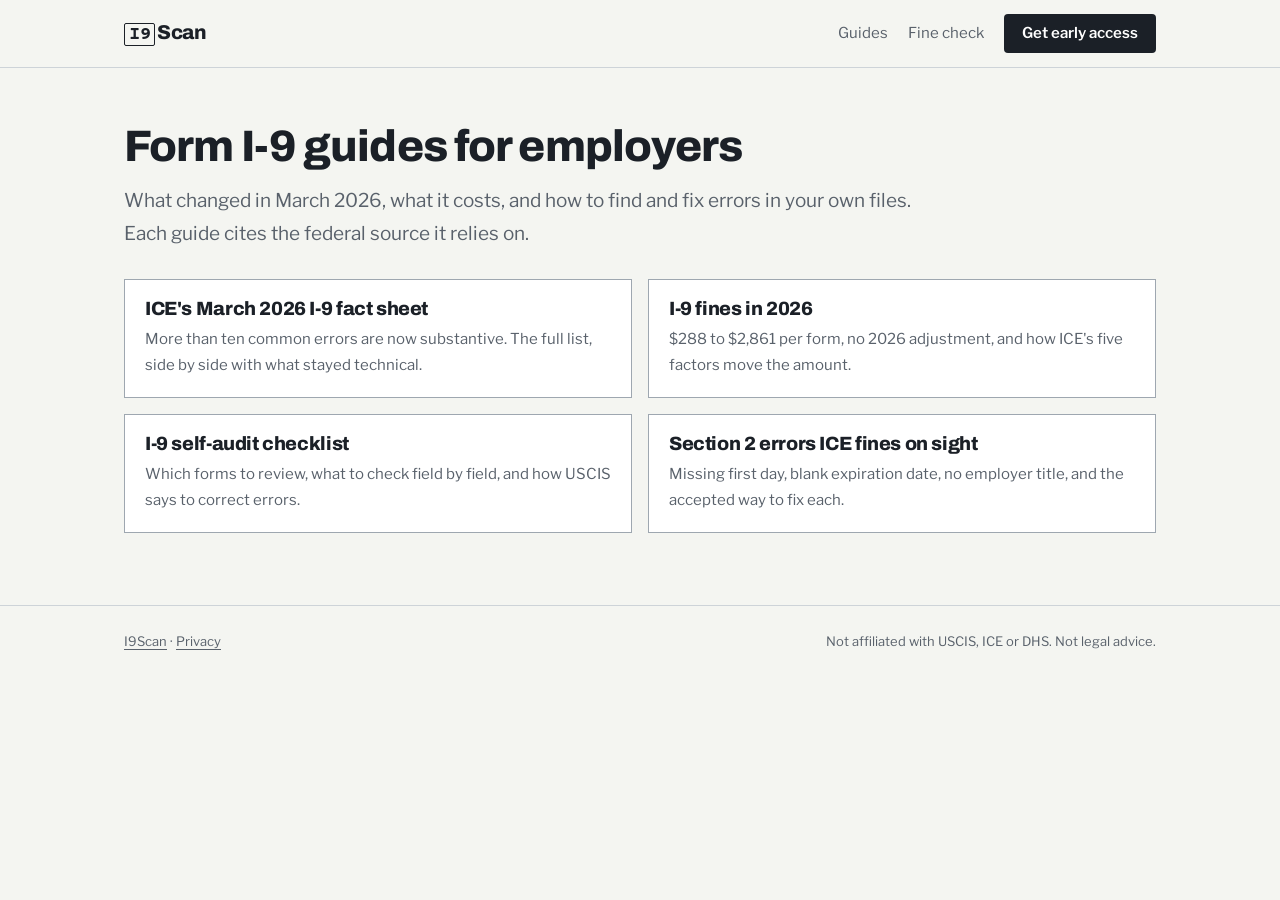
<file: guides/index.html>
<!doctype html>
<html lang="en">
<head>
<meta charset="utf-8">
<meta name="viewport" content="width=device-width, initial-scale=1">
<title>Form I-9 Guides for Employers | I9Scan</title>
<meta name="description" content="Plain-English guides to Form I-9 compliance after ICE's March 2026 rule change: what is substantive, how fines work, and how to audit and correct your own forms.">
<link rel="canonical" href="https://i9scan.com/guides/">
<link rel="icon" href="/favicon.svg" type="image/svg+xml">
<link rel="preconnect" href="https://fonts.googleapis.com">
<link rel="preconnect" href="https://fonts.gstatic.com" crossorigin>
<link rel="stylesheet" href="https://fonts.googleapis.com/css2?family=Archivo:wght@700;800&family=Courier+Prime:wght@400;700&family=Libre+Franklin:wght@400;600;700&display=swap">
<link rel="stylesheet" href="/assets/guide.css">
</head>
<body>
<header class="top"><div class="wrap">
  <a class="logo" href="/"><b>I9</b>Scan</a>
  <nav class="nav" aria-label="Site"><a href="/guides/">Guides</a><a href="/#check">Fine check</a><a class="btn" href="/#access">Get early access</a></nav>
</div></header>

<main class="wrap" style="padding-block:40px 72px">
  <h1>Form I-9 guides for employers</h1>
  <p class="dek" style="max-width:62ch">What changed in March 2026, what it costs, and how to find and fix errors in your own files. Each guide cites the federal source it relies on.</p>
  <ul class="cards">
    <li><a href="/guides/ice-i-9-rule-change-march-2026/"><h2>ICE's March 2026 I-9 fact sheet</h2><p>More than ten common errors are now substantive. The full list, side by side with what stayed technical.</p></a></li>
    <li><a href="/guides/i-9-fines-2026/"><h2>I-9 fines in 2026</h2><p>$288 to $2,861 per form, no 2026 adjustment, and how ICE's five factors move the amount.</p></a></li>
    <li><a href="/guides/i-9-self-audit-checklist/"><h2>I-9 self-audit checklist</h2><p>Which forms to review, what to check field by field, and how USCIS says to correct errors.</p></a></li>
    <li><a href="/guides/i-9-section-2-errors/"><h2>Section 2 errors ICE fines on sight</h2><p>Missing first day, blank expiration date, no employer title, and the accepted way to fix each.</p></a></li>
  </ul>
</main>

<footer><div class="wrap"><span><a href="/">I9Scan</a> · <a href="/privacy.html">Privacy</a></span><span>Not affiliated with USCIS, ICE or DHS. Not legal advice.</span></div></footer>
</body>
</html>
</file>
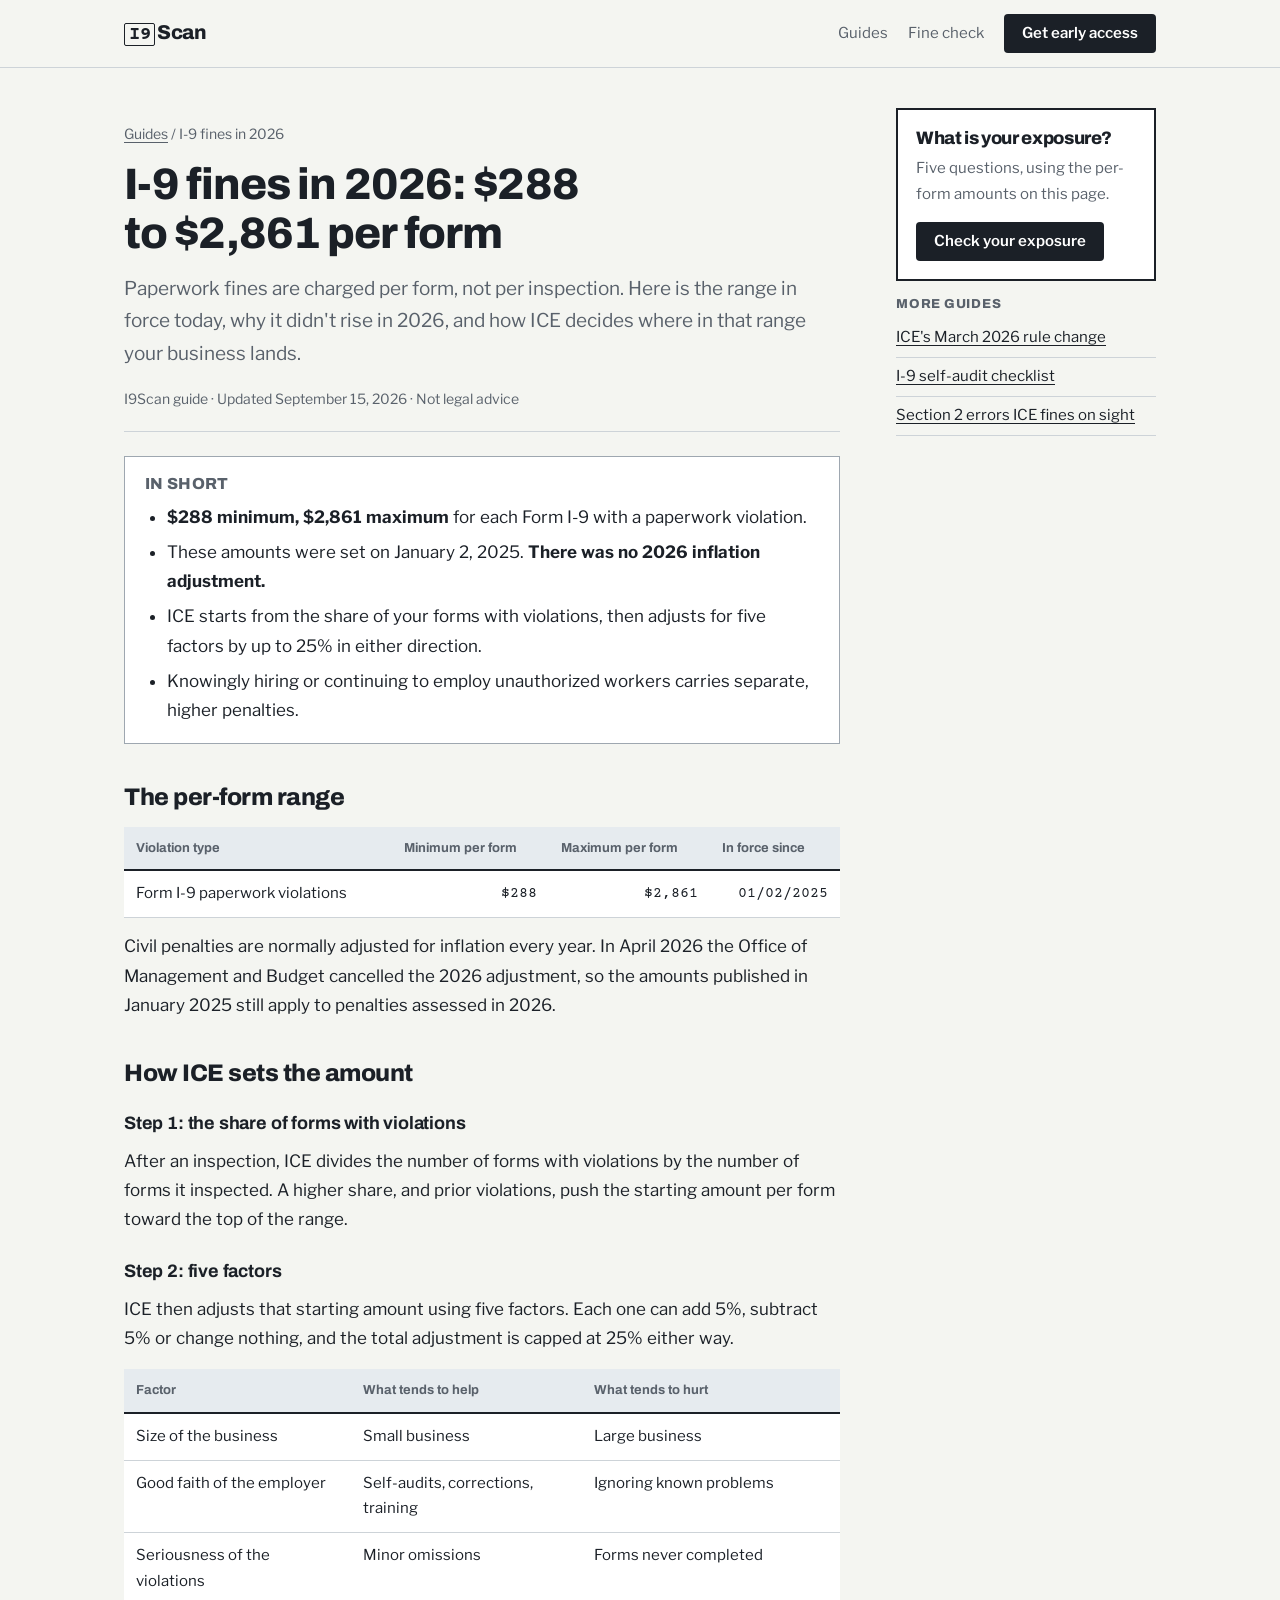
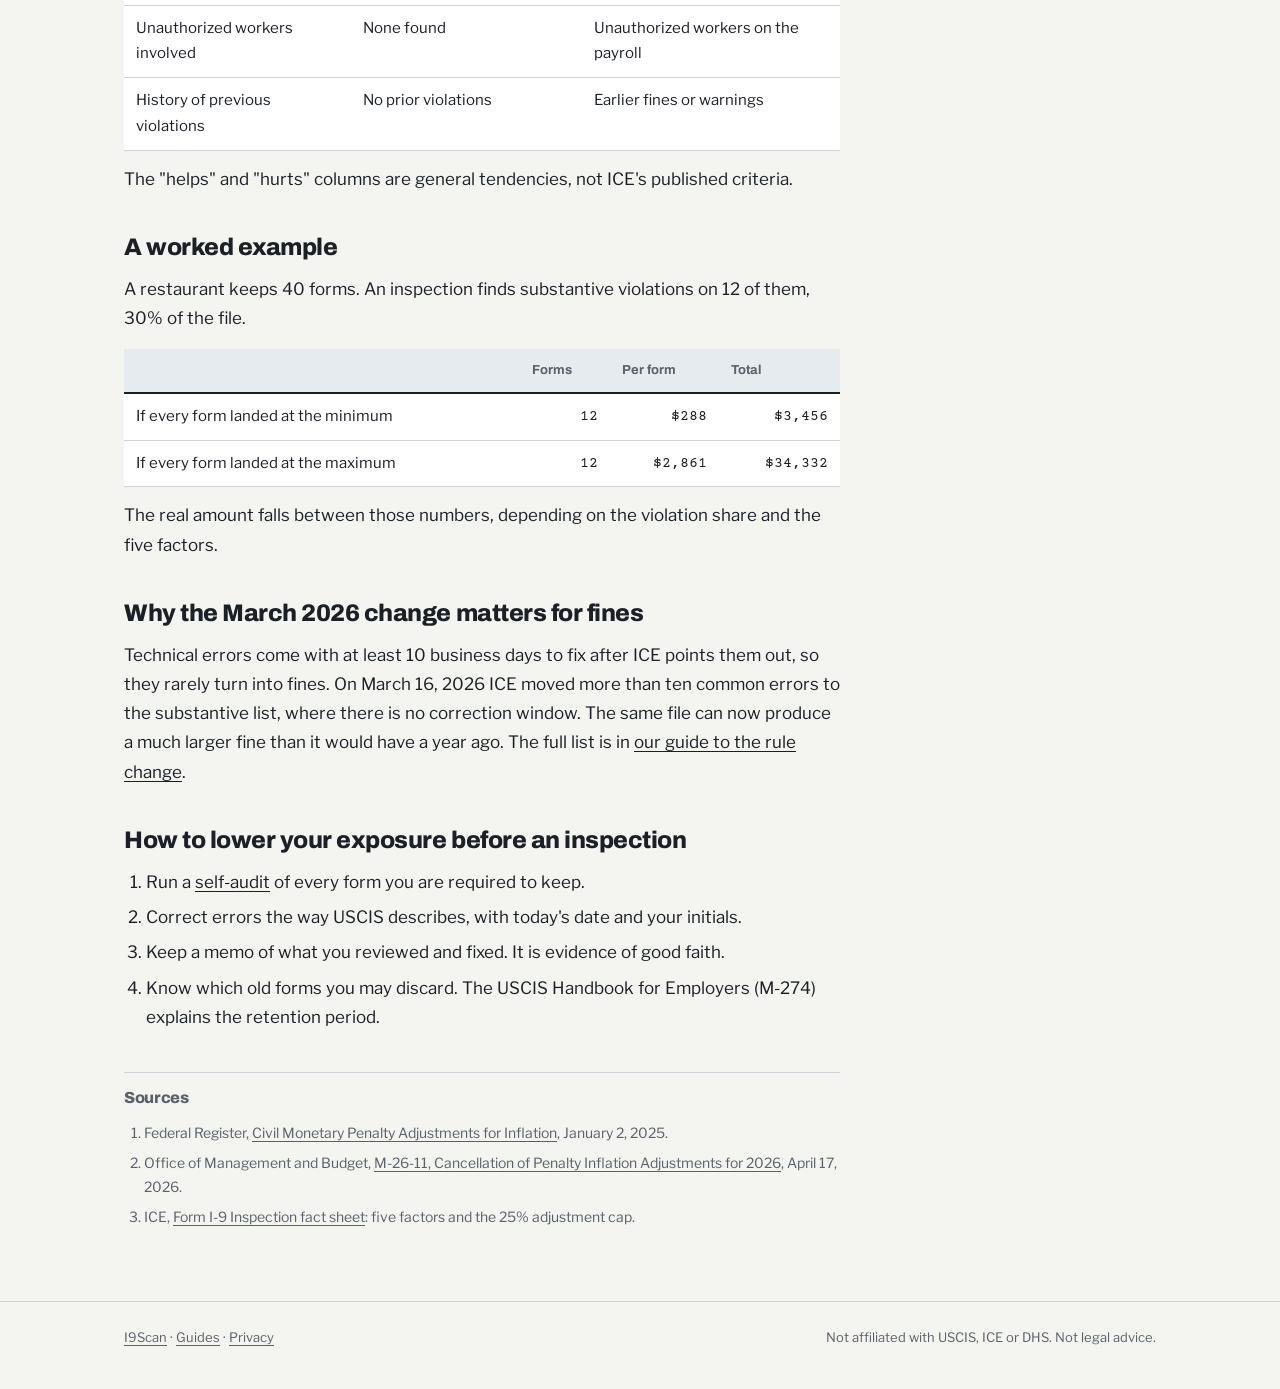
<file: guides/i-9-fines-2026/index.html>
<!doctype html>
<html lang="en">
<head>
<meta charset="utf-8">
<meta name="viewport" content="width=device-width, initial-scale=1">
<title>I-9 Fines in 2026: $288 to $2,861 per Form, and How ICE Sets the Amount | I9Scan</title>
<meta name="description" content="Form I-9 paperwork fines in 2026 range from $288 to $2,861 per form. There was no 2026 inflation adjustment. How ICE's five factors move the amount, with a worked example.">
<link rel="canonical" href="https://i9scan.com/guides/i-9-fines-2026/">
<meta property="og:type" content="article">
<meta property="og:title" content="I-9 Fines in 2026: $288 to $2,861 per Form">
<meta property="og:description" content="The per-form range, why it didn't change in 2026, and how ICE's five factors move the final amount.">
<meta property="og:url" content="https://i9scan.com/guides/i-9-fines-2026/">
<link rel="icon" href="/favicon.svg" type="image/svg+xml">
<link rel="preconnect" href="https://fonts.googleapis.com">
<link rel="preconnect" href="https://fonts.gstatic.com" crossorigin>
<link rel="stylesheet" href="https://fonts.googleapis.com/css2?family=Archivo:wght@700;800&family=Courier+Prime:wght@400;700&family=Libre+Franklin:wght@400;600;700&display=swap">
<link rel="stylesheet" href="/assets/guide.css">
<script type="application/ld+json">
{"@context":"https://schema.org","@type":"Article","headline":"I-9 Fines in 2026: $288 to $2,861 per Form, and How ICE Sets the Amount","datePublished":"2026-09-15","dateModified":"2026-09-15","author":{"@type":"Organization","name":"I9Scan","url":"https://i9scan.com/"},"publisher":{"@type":"Organization","name":"I9Scan"},"mainEntityOfPage":"https://i9scan.com/guides/i-9-fines-2026/"}
</script>
</head>
<body>
<header class="top"><div class="wrap">
  <a class="logo" href="/"><b>I9</b>Scan</a>
  <nav class="nav" aria-label="Site"><a href="/guides/">Guides</a><a href="/#check">Fine check</a><a class="btn" href="/#access">Get early access</a></nav>
</div></header>

<div class="wrap layout">
<article>
  <p class="crumbs"><a href="/guides/">Guides</a> / I-9 fines in 2026</p>
  <h1>I-9 fines in 2026: $288 to $2,861 per form</h1>
  <p class="dek">Paperwork fines are charged per form, not per inspection. Here is the range in force today, why it didn't rise in 2026, and how ICE decides where in that range your business lands.</p>
  <p class="byline">I9Scan guide · Updated September 15, 2026 · Not legal advice</p>

  <section class="key" aria-label="Key points">
    <h2>In short</h2>
    <ul>
      <li><strong>$288 minimum, $2,861 maximum</strong> for each Form I-9 with a paperwork violation.</li>
      <li>These amounts were set on January 2, 2025. <strong>There was no 2026 inflation adjustment.</strong></li>
      <li>ICE starts from the share of your forms with violations, then adjusts for five factors by up to 25% in either direction.</li>
      <li>Knowingly hiring or continuing to employ unauthorized workers carries separate, higher penalties.</li>
    </ul>
  </section>

  <h2>The per-form range</h2>
  <div class="table-wrap">
    <table>
      <thead><tr><th>Violation type</th><th>Minimum per form</th><th>Maximum per form</th><th>In force since</th></tr></thead>
      <tbody>
        <tr><td>Form I-9 paperwork violations</td><td class="n">$288</td><td class="n">$2,861</td><td class="n">01/02/2025</td></tr>
      </tbody>
    </table>
  </div>
  <p>Civil penalties are normally adjusted for inflation every year. In April 2026 the Office of Management and Budget cancelled the 2026 adjustment, so the amounts published in January 2025 still apply to penalties assessed in 2026.</p>

  <h2>How ICE sets the amount</h2>
  <h3>Step 1: the share of forms with violations</h3>
  <p>After an inspection, ICE divides the number of forms with violations by the number of forms it inspected. A higher share, and prior violations, push the starting amount per form toward the top of the range.</p>
  <h3>Step 2: five factors</h3>
  <p>ICE then adjusts that starting amount using five factors. Each one can add 5%, subtract 5% or change nothing, and the total adjustment is capped at 25% either way.</p>
  <div class="table-wrap">
    <table>
      <thead><tr><th>Factor</th><th>What tends to help</th><th>What tends to hurt</th></tr></thead>
      <tbody>
        <tr><td>Size of the business</td><td>Small business</td><td>Large business</td></tr>
        <tr><td>Good faith of the employer</td><td>Self-audits, corrections, training</td><td>Ignoring known problems</td></tr>
        <tr><td>Seriousness of the violations</td><td>Minor omissions</td><td>Forms never completed</td></tr>
        <tr><td>Unauthorized workers involved</td><td>None found</td><td>Unauthorized workers on the payroll</td></tr>
        <tr><td>History of previous violations</td><td>No prior violations</td><td>Earlier fines or warnings</td></tr>
      </tbody>
    </table>
  </div>
  <p>The "helps" and "hurts" columns are general tendencies, not ICE's published criteria.</p>

  <h2>A worked example</h2>
  <p>A restaurant keeps 40 forms. An inspection finds substantive violations on 12 of them, 30% of the file.</p>
  <div class="table-wrap">
    <table>
      <thead><tr><th></th><th>Forms</th><th>Per form</th><th>Total</th></tr></thead>
      <tbody>
        <tr><td>If every form landed at the minimum</td><td class="n">12</td><td class="n">$288</td><td class="n">$3,456</td></tr>
        <tr><td>If every form landed at the maximum</td><td class="n">12</td><td class="n">$2,861</td><td class="n">$34,332</td></tr>
      </tbody>
    </table>
  </div>
  <p>The real amount falls between those numbers, depending on the violation share and the five factors.</p>

  <h2>Why the March 2026 change matters for fines</h2>
  <p>Technical errors come with at least 10 business days to fix after ICE points them out, so they rarely turn into fines. On March 16, 2026 ICE moved more than ten common errors to the substantive list, where there is no correction window. The same file can now produce a much larger fine than it would have a year ago. The full list is in <a href="/guides/ice-i-9-rule-change-march-2026/">our guide to the rule change</a>.</p>

  <h2>How to lower your exposure before an inspection</h2>
  <ol>
    <li>Run a <a href="/guides/i-9-self-audit-checklist/">self-audit</a> of every form you are required to keep.</li>
    <li>Correct errors the way USCIS describes, with today's date and your initials.</li>
    <li>Keep a memo of what you reviewed and fixed. It is evidence of good faith.</li>
    <li>Know which old forms you may discard. The USCIS Handbook for Employers (M-274) explains the retention period.</li>
  </ol>

  <section class="sources" aria-label="Sources">
    <h2 style="font-size:1rem;margin:0">Sources</h2>
    <ol>
      <li>Federal Register, <a href="https://www.federalregister.gov/documents/2025/01/02/2024-31204/civil-monetary-penalty-adjustments-for-inflation">Civil Monetary Penalty Adjustments for Inflation</a>, January 2, 2025.</li>
      <li>Office of Management and Budget, <a href="https://www.whitehouse.gov/wp-content/uploads/2026/04/M-26-11-Cancellation-of-Penalty-Inflation-Adjustments-for-2026-Regarding-the-Federal-Civil-Penalties-Inflation-Adjustment-Act-Improvements-Act-of-2015.pdf">M-26-11, Cancellation of Penalty Inflation Adjustments for 2026</a>, April 17, 2026.</li>
      <li>ICE, <a href="https://www.ice.gov/factsheets/i9-inspection">Form I-9 Inspection fact sheet</a>: five factors and the 25% adjustment cap.</li>
    </ol>
  </section>
</article>

<aside class="side">
  <div class="cta">
    <h2>What is your exposure?</h2>
    <p>Five questions, using the per-form amounts on this page.</p>
    <a class="btn" href="/#check">Check your exposure</a>
  </div>
  <nav class="more" aria-label="More guides">
    <h2>More guides</h2>
    <ul>
      <li><a href="/guides/ice-i-9-rule-change-march-2026/">ICE's March 2026 rule change</a></li>
      <li><a href="/guides/i-9-self-audit-checklist/">I-9 self-audit checklist</a></li>
      <li><a href="/guides/i-9-section-2-errors/">Section 2 errors ICE fines on sight</a></li>
    </ul>
  </nav>
</aside>
</div>

<footer><div class="wrap"><span><a href="/">I9Scan</a> · <a href="/guides/">Guides</a> · <a href="/privacy.html">Privacy</a></span><span>Not affiliated with USCIS, ICE or DHS. Not legal advice.</span></div></footer>
</body>
</html>
</file>
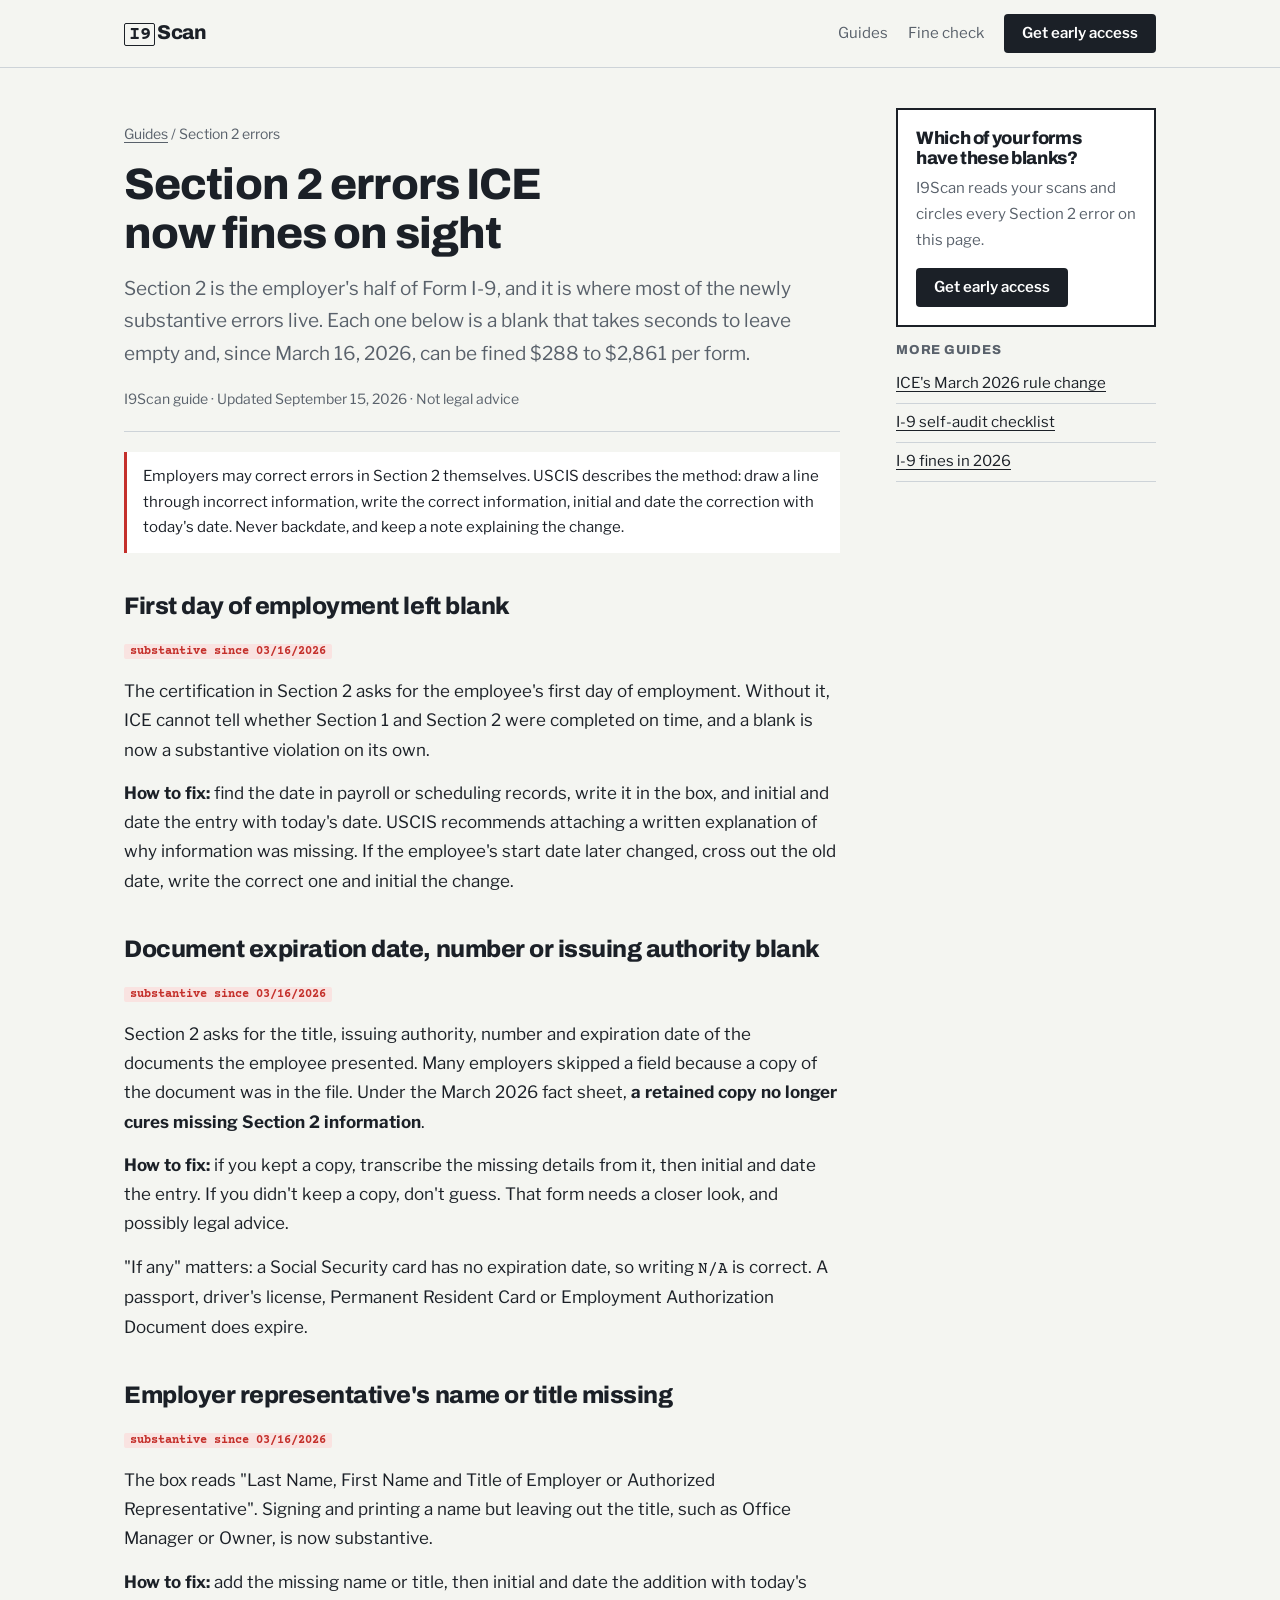
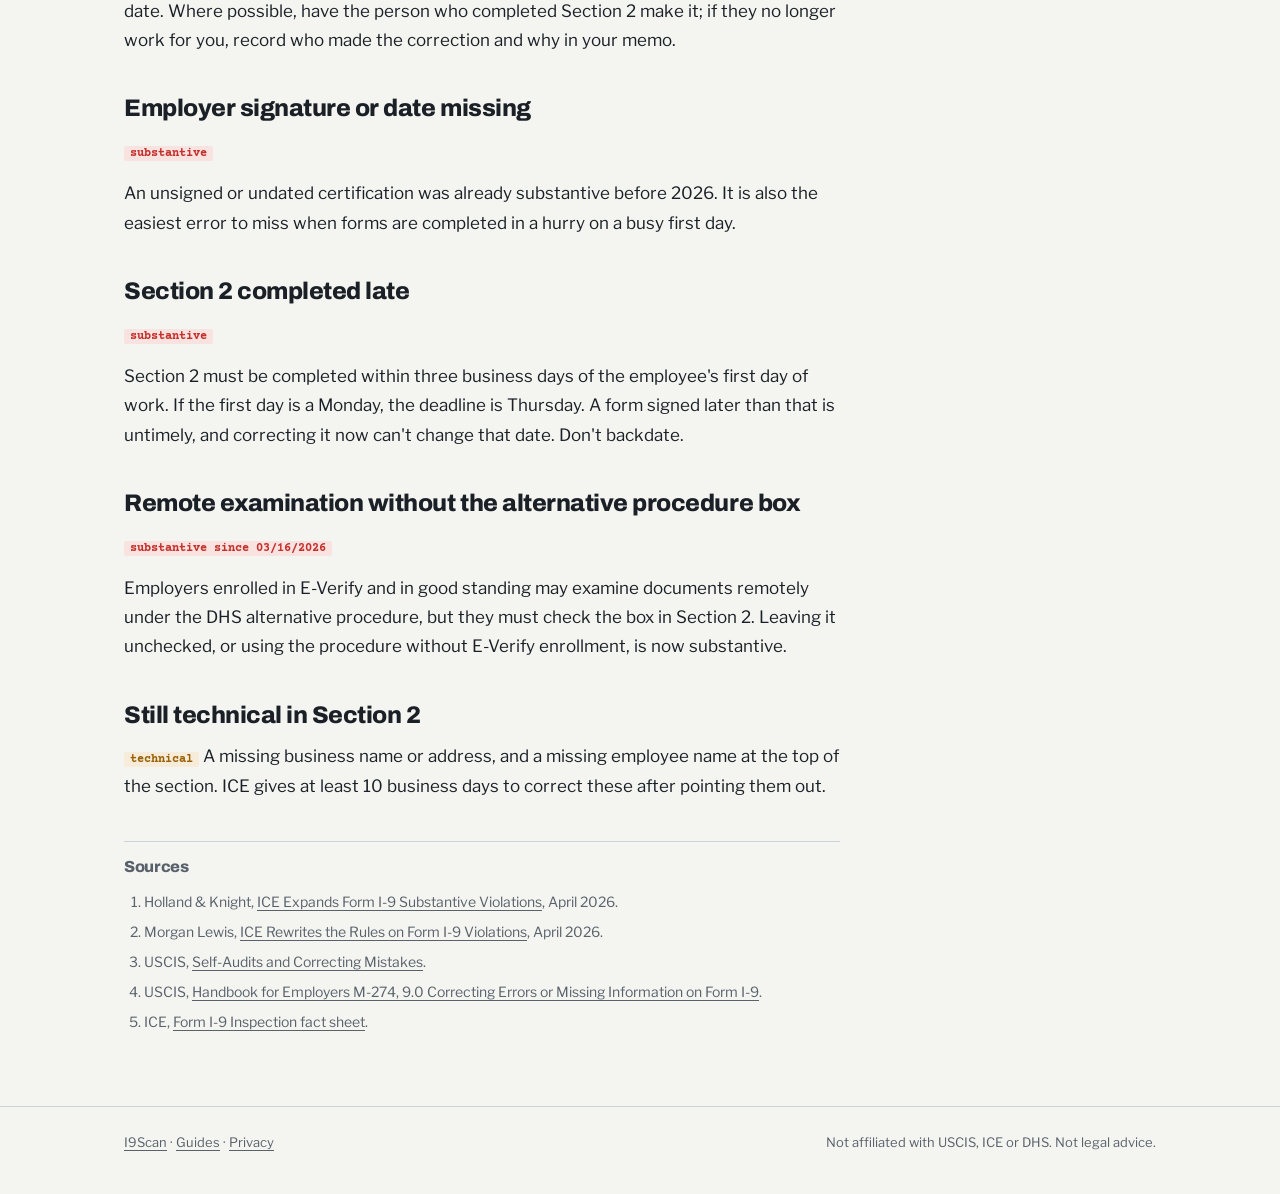
<file: guides/i-9-section-2-errors/index.html>
<!doctype html>
<html lang="en">
<head>
<meta charset="utf-8">
<meta name="viewport" content="width=device-width, initial-scale=1">
<title>I-9 Section 2 Errors ICE Now Fines on Sight (and How to Fix Them) | I9Scan</title>
<meta name="description" content="Missing first day of employment, blank document expiration date, no employer title: the Section 2 errors that became substantive in March 2026, and how USCIS says employers can correct them.">
<link rel="canonical" href="https://i9scan.com/guides/i-9-section-2-errors/">
<meta property="og:type" content="article">
<meta property="og:title" content="I-9 Section 2 Errors ICE Now Fines on Sight">
<meta property="og:description" content="The Section 2 blanks that became substantive in March 2026, and the accepted way to correct each one.">
<meta property="og:url" content="https://i9scan.com/guides/i-9-section-2-errors/">
<link rel="icon" href="/favicon.svg" type="image/svg+xml">
<link rel="preconnect" href="https://fonts.googleapis.com">
<link rel="preconnect" href="https://fonts.gstatic.com" crossorigin>
<link rel="stylesheet" href="https://fonts.googleapis.com/css2?family=Archivo:wght@700;800&family=Courier+Prime:wght@400;700&family=Libre+Franklin:wght@400;600;700&display=swap">
<link rel="stylesheet" href="/assets/guide.css">
<script type="application/ld+json">
{"@context":"https://schema.org","@type":"Article","headline":"I-9 Section 2 Errors ICE Now Fines on Sight","datePublished":"2026-09-15","dateModified":"2026-09-15","author":{"@type":"Organization","name":"I9Scan","url":"https://i9scan.com/"},"publisher":{"@type":"Organization","name":"I9Scan"},"mainEntityOfPage":"https://i9scan.com/guides/i-9-section-2-errors/"}
</script>
</head>
<body>
<header class="top"><div class="wrap">
  <a class="logo" href="/"><b>I9</b>Scan</a>
  <nav class="nav" aria-label="Site"><a href="/guides/">Guides</a><a href="/#check">Fine check</a><a class="btn" href="/#access">Get early access</a></nav>
</div></header>

<div class="wrap layout">
<article>
  <p class="crumbs"><a href="/guides/">Guides</a> / Section 2 errors</p>
  <h1>Section 2 errors ICE now fines on sight</h1>
  <p class="dek">Section 2 is the employer's half of Form I-9, and it is where most of the newly substantive errors live. Each one below is a blank that takes seconds to leave empty and, since March 16, 2026, can be fined $288 to $2,861 per form.</p>
  <p class="byline">I9Scan guide · Updated September 15, 2026 · Not legal advice</p>

  <p class="note">Employers may correct errors in Section 2 themselves. USCIS describes the method: draw a line through incorrect information, write the correct information, initial and date the correction with today's date. Never backdate, and keep a note explaining the change.</p>

  <h2>First day of employment left blank</h2>
  <p><span class="tag sub">substantive since 03/16/2026</span></p>
  <p>The certification in Section 2 asks for the employee's first day of employment. Without it, ICE cannot tell whether Section 1 and Section 2 were completed on time, and a blank is now a substantive violation on its own.</p>
  <p><strong>How to fix:</strong> find the date in payroll or scheduling records, write it in the box, and initial and date the entry with today's date. USCIS recommends attaching a written explanation of why information was missing. If the employee's start date later changed, cross out the old date, write the correct one and initial the change.</p>

  <h2>Document expiration date, number or issuing authority blank</h2>
  <p><span class="tag sub">substantive since 03/16/2026</span></p>
  <p>Section 2 asks for the title, issuing authority, number and expiration date of the documents the employee presented. Many employers skipped a field because a copy of the document was in the file. Under the March 2026 fact sheet, <strong>a retained copy no longer cures missing Section 2 information</strong>.</p>
  <p><strong>How to fix:</strong> if you kept a copy, transcribe the missing details from it, then initial and date the entry. If you didn't keep a copy, don't guess. That form needs a closer look, and possibly legal advice.</p>
  <p>"If any" matters: a Social Security card has no expiration date, so writing <code>N/A</code> is correct. A passport, driver's license, Permanent Resident Card or Employment Authorization Document does expire.</p>

  <h2>Employer representative's name or title missing</h2>
  <p><span class="tag sub">substantive since 03/16/2026</span></p>
  <p>The box reads "Last Name, First Name and Title of Employer or Authorized Representative". Signing and printing a name but leaving out the title, such as Office Manager or Owner, is now substantive.</p>
  <p><strong>How to fix:</strong> add the missing name or title, then initial and date the addition with today's date. Where possible, have the person who completed Section 2 make it; if they no longer work for you, record who made the correction and why in your memo.</p>

  <h2>Employer signature or date missing</h2>
  <p><span class="tag sub">substantive</span></p>
  <p>An unsigned or undated certification was already substantive before 2026. It is also the easiest error to miss when forms are completed in a hurry on a busy first day.</p>

  <h2>Section 2 completed late</h2>
  <p><span class="tag sub">substantive</span></p>
  <p>Section 2 must be completed within three business days of the employee's first day of work. If the first day is a Monday, the deadline is Thursday. A form signed later than that is untimely, and correcting it now can't change that date. Don't backdate.</p>

  <h2>Remote examination without the alternative procedure box</h2>
  <p><span class="tag sub">substantive since 03/16/2026</span></p>
  <p>Employers enrolled in E-Verify and in good standing may examine documents remotely under the DHS alternative procedure, but they must check the box in Section 2. Leaving it unchecked, or using the procedure without E-Verify enrollment, is now substantive.</p>

  <h2>Still technical in Section 2</h2>
  <p><span class="tag tech">technical</span> A missing business name or address, and a missing employee name at the top of the section. ICE gives at least 10 business days to correct these after pointing them out.</p>

  <section class="sources" aria-label="Sources">
    <h2 style="font-size:1rem;margin:0">Sources</h2>
    <ol>
      <li>Holland &amp; Knight, <a href="https://www.hklaw.com/en/insights/publications/2026/04/quiet-change-serious-consequences-ice-expands-form-i9">ICE Expands Form I-9 Substantive Violations</a>, April 2026.</li>
      <li>Morgan Lewis, <a href="https://www.morganlewis.com/pubs/2026/04/ice-rewrites-the-rules-on-form-i-9-violations">ICE Rewrites the Rules on Form I-9 Violations</a>, April 2026.</li>
      <li>USCIS, <a href="https://www.uscis.gov/i-9-central/completing-form-i-9/self-audits-and-correcting-mistakes">Self-Audits and Correcting Mistakes</a>.</li>
      <li>USCIS, <a href="https://www.uscis.gov/i-9-central/form-i-9-resources/handbook-for-employers-m-274/90-correcting-errors-or-missing-information-on-form-i-9">Handbook for Employers M-274, 9.0 Correcting Errors or Missing Information on Form I-9</a>.</li>
      <li>ICE, <a href="https://www.ice.gov/factsheets/i9-inspection">Form I-9 Inspection fact sheet</a>.</li>
    </ol>
  </section>
</article>

<aside class="side">
  <div class="cta">
    <h2>Which of your forms have these blanks?</h2>
    <p>I9Scan reads your scans and circles every Section 2 error on this page.</p>
    <a class="btn" href="/#access">Get early access</a>
  </div>
  <nav class="more" aria-label="More guides">
    <h2>More guides</h2>
    <ul>
      <li><a href="/guides/ice-i-9-rule-change-march-2026/">ICE's March 2026 rule change</a></li>
      <li><a href="/guides/i-9-self-audit-checklist/">I-9 self-audit checklist</a></li>
      <li><a href="/guides/i-9-fines-2026/">I-9 fines in 2026</a></li>
    </ul>
  </nav>
</aside>
</div>

<footer><div class="wrap"><span><a href="/">I9Scan</a> · <a href="/guides/">Guides</a> · <a href="/privacy.html">Privacy</a></span><span>Not affiliated with USCIS, ICE or DHS. Not legal advice.</span></div></footer>
</body>
</html>
</file>
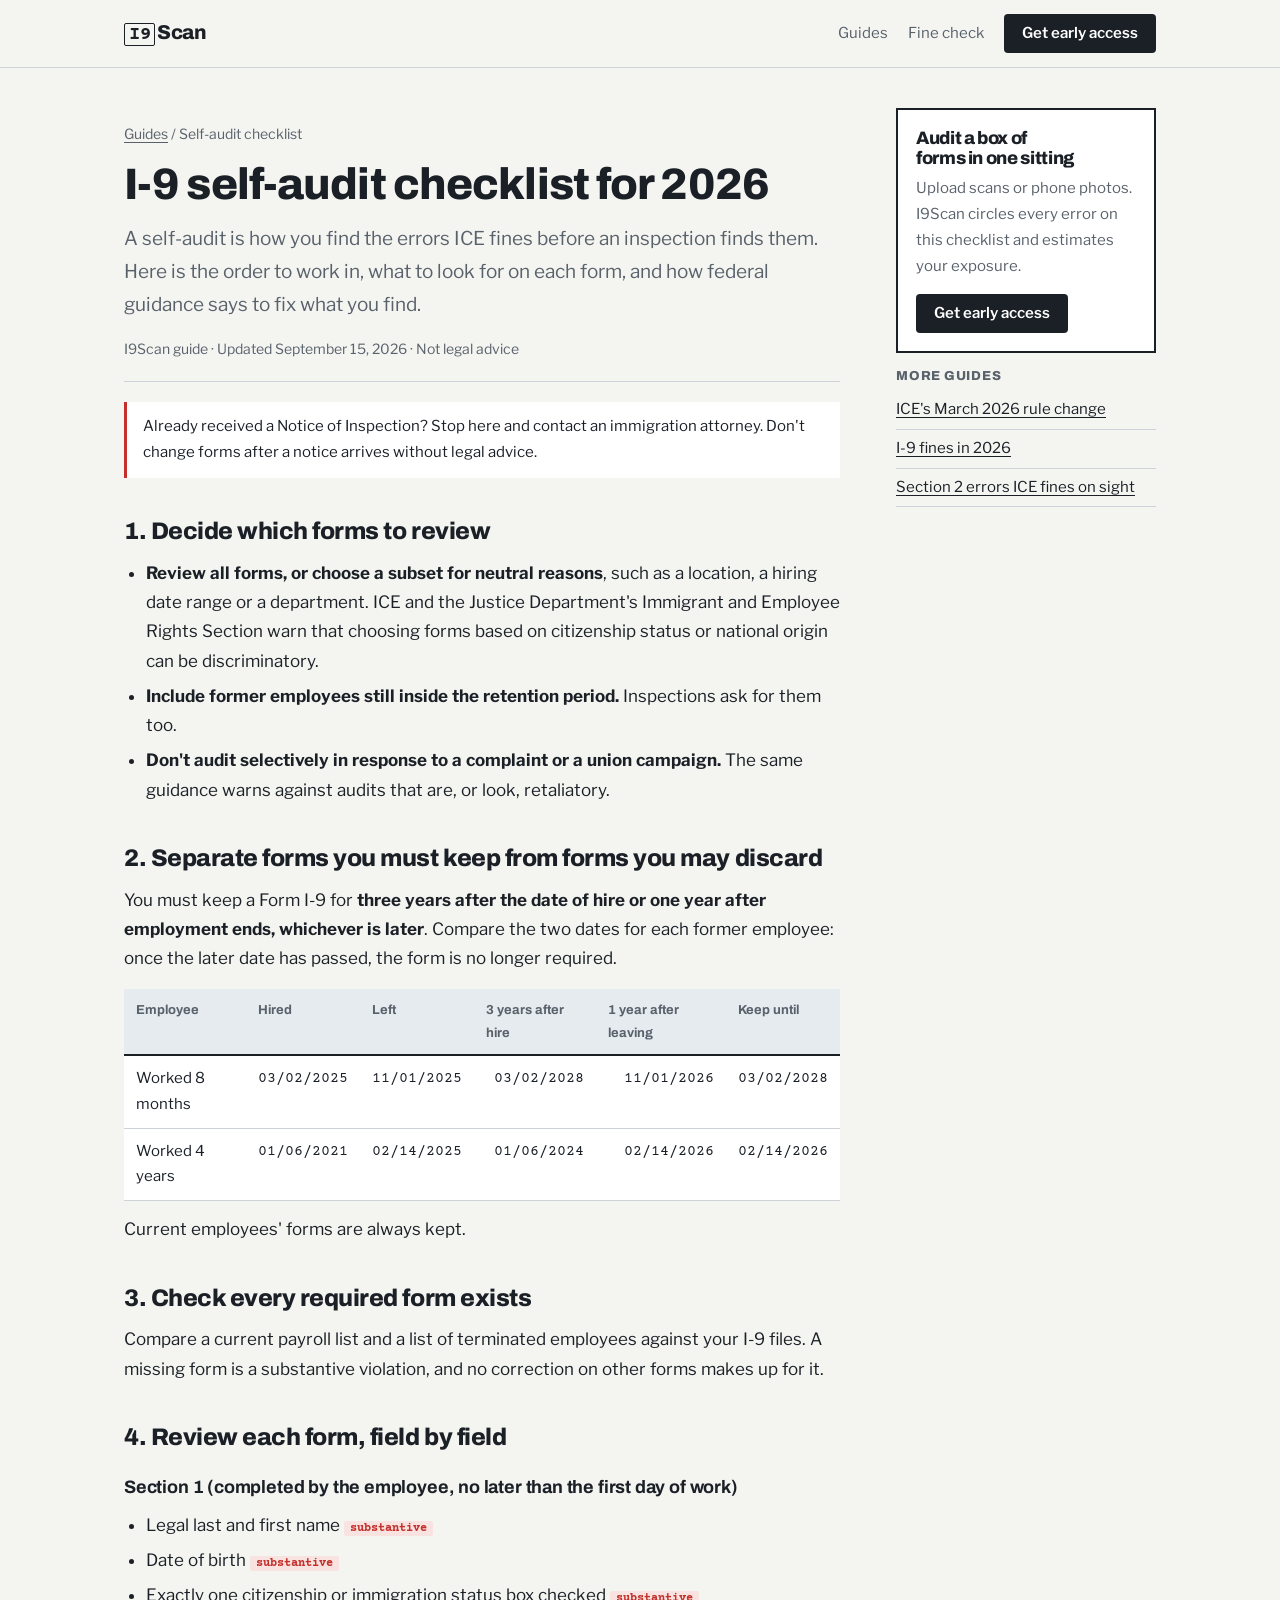
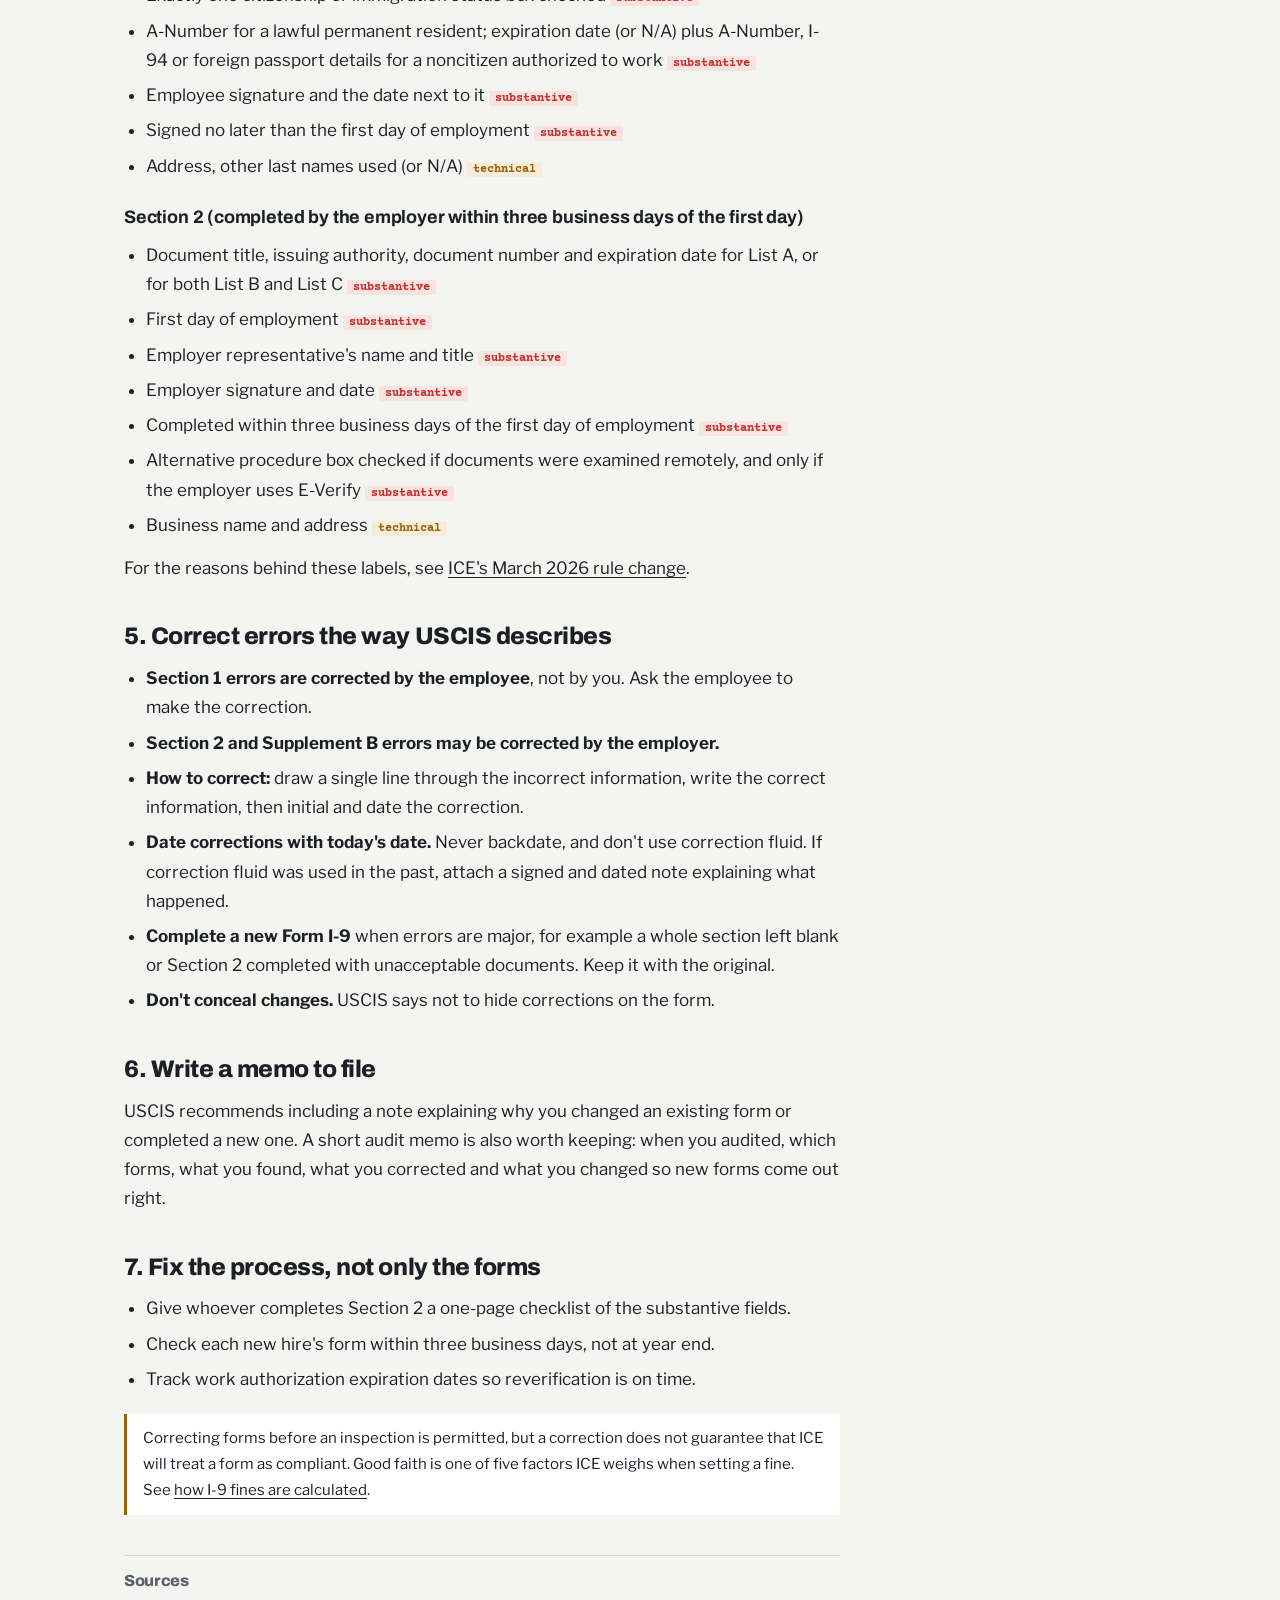
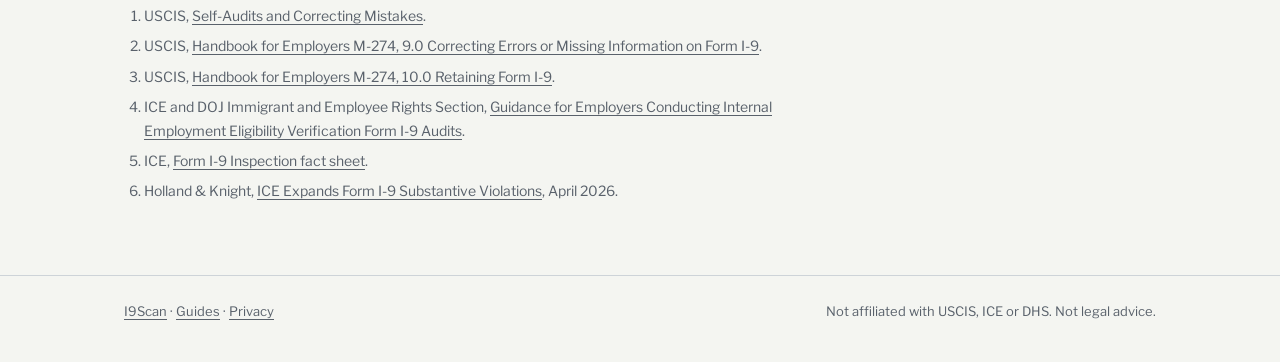
<file: guides/i-9-self-audit-checklist/index.html>
<!doctype html>
<html lang="en">
<head>
<meta charset="utf-8">
<meta name="viewport" content="width=device-width, initial-scale=1">
<title>I-9 Self-Audit Checklist for 2026: Step by Step | I9Scan</title>
<meta name="description" content="How to audit your own Forms I-9 under ICE's March 2026 rules: which forms to review, what to check field by field, how USCIS says to correct errors, and when to stop and call an attorney.">
<link rel="canonical" href="https://i9scan.com/guides/i-9-self-audit-checklist/">
<meta property="og:type" content="article">
<meta property="og:title" content="I-9 Self-Audit Checklist for 2026">
<meta property="og:description" content="Which forms to review, what to check, and how to correct errors the way USCIS describes.">
<meta property="og:url" content="https://i9scan.com/guides/i-9-self-audit-checklist/">
<link rel="icon" href="/favicon.svg" type="image/svg+xml">
<link rel="preconnect" href="https://fonts.googleapis.com">
<link rel="preconnect" href="https://fonts.gstatic.com" crossorigin>
<link rel="stylesheet" href="https://fonts.googleapis.com/css2?family=Archivo:wght@700;800&family=Courier+Prime:wght@400;700&family=Libre+Franklin:wght@400;600;700&display=swap">
<link rel="stylesheet" href="/assets/guide.css">
<script type="application/ld+json">
{"@context":"https://schema.org","@type":"Article","headline":"I-9 Self-Audit Checklist for 2026","datePublished":"2026-09-15","dateModified":"2026-09-15","author":{"@type":"Organization","name":"I9Scan","url":"https://i9scan.com/"},"publisher":{"@type":"Organization","name":"I9Scan"},"mainEntityOfPage":"https://i9scan.com/guides/i-9-self-audit-checklist/"}
</script>
</head>
<body>
<header class="top"><div class="wrap">
  <a class="logo" href="/"><b>I9</b>Scan</a>
  <nav class="nav" aria-label="Site"><a href="/guides/">Guides</a><a href="/#check">Fine check</a><a class="btn" href="/#access">Get early access</a></nav>
</div></header>

<div class="wrap layout">
<article>
  <p class="crumbs"><a href="/guides/">Guides</a> / Self-audit checklist</p>
  <h1>I-9 self-audit checklist for 2026</h1>
  <p class="dek">A self-audit is how you find the errors ICE fines before an inspection finds them. Here is the order to work in, what to look for on each form, and how federal guidance says to fix what you find.</p>
  <p class="byline">I9Scan guide · Updated September 15, 2026 · Not legal advice</p>

  <p class="note">Already received a Notice of Inspection? Stop here and contact an immigration attorney. Don't change forms after a notice arrives without legal advice.</p>

  <h2>1. Decide which forms to review</h2>
  <ul>
    <li><strong>Review all forms, or choose a subset for neutral reasons</strong>, such as a location, a hiring date range or a department. ICE and the Justice Department's Immigrant and Employee Rights Section warn that choosing forms based on citizenship status or national origin can be discriminatory.</li>
    <li><strong>Include former employees still inside the retention period.</strong> Inspections ask for them too.</li>
    <li><strong>Don't audit selectively in response to a complaint or a union campaign.</strong> The same guidance warns against audits that are, or look, retaliatory.</li>
  </ul>

  <h2>2. Separate forms you must keep from forms you may discard</h2>
  <p>You must keep a Form I-9 for <strong>three years after the date of hire or one year after employment ends, whichever is later</strong>. Compare the two dates for each former employee: once the later date has passed, the form is no longer required.</p>
  <div class="table-wrap">
    <table>
      <thead><tr><th>Employee</th><th>Hired</th><th>Left</th><th>3 years after hire</th><th>1 year after leaving</th><th>Keep until</th></tr></thead>
      <tbody>
        <tr><td>Worked 8 months</td><td class="n">03/02/2025</td><td class="n">11/01/2025</td><td class="n">03/02/2028</td><td class="n">11/01/2026</td><td class="n">03/02/2028</td></tr>
        <tr><td>Worked 4 years</td><td class="n">01/06/2021</td><td class="n">02/14/2025</td><td class="n">01/06/2024</td><td class="n">02/14/2026</td><td class="n">02/14/2026</td></tr>
      </tbody>
    </table>
  </div>
  <p>Current employees' forms are always kept.</p>

  <h2>3. Check every required form exists</h2>
  <p>Compare a current payroll list and a list of terminated employees against your I-9 files. A missing form is a substantive violation, and no correction on other forms makes up for it.</p>

  <h2>4. Review each form, field by field</h2>
  <h3>Section 1 (completed by the employee, no later than the first day of work)</h3>
  <ul>
    <li>Legal last and first name <span class="tag sub">substantive</span></li>
    <li>Date of birth <span class="tag sub">substantive</span></li>
    <li>Exactly one citizenship or immigration status box checked <span class="tag sub">substantive</span></li>
    <li>A-Number for a lawful permanent resident; expiration date (or N/A) plus A-Number, I-94 or foreign passport details for a noncitizen authorized to work <span class="tag sub">substantive</span></li>
    <li>Employee signature and the date next to it <span class="tag sub">substantive</span></li>
    <li>Signed no later than the first day of employment <span class="tag sub">substantive</span></li>
    <li>Address, other last names used (or N/A) <span class="tag tech">technical</span></li>
  </ul>
  <h3>Section 2 (completed by the employer within three business days of the first day)</h3>
  <ul>
    <li>Document title, issuing authority, document number and expiration date for List A, or for both List B and List C <span class="tag sub">substantive</span></li>
    <li>First day of employment <span class="tag sub">substantive</span></li>
    <li>Employer representative's name and title <span class="tag sub">substantive</span></li>
    <li>Employer signature and date <span class="tag sub">substantive</span></li>
    <li>Completed within three business days of the first day of employment <span class="tag sub">substantive</span></li>
    <li>Alternative procedure box checked if documents were examined remotely, and only if the employer uses E-Verify <span class="tag sub">substantive</span></li>
    <li>Business name and address <span class="tag tech">technical</span></li>
  </ul>
  <p>For the reasons behind these labels, see <a href="/guides/ice-i-9-rule-change-march-2026/">ICE's March 2026 rule change</a>.</p>

  <h2>5. Correct errors the way USCIS describes</h2>
  <ul>
    <li><strong>Section 1 errors are corrected by the employee</strong>, not by you. Ask the employee to make the correction.</li>
    <li><strong>Section 2 and Supplement B errors may be corrected by the employer.</strong></li>
    <li><strong>How to correct:</strong> draw a single line through the incorrect information, write the correct information, then initial and date the correction.</li>
    <li><strong>Date corrections with today's date.</strong> Never backdate, and don't use correction fluid. If correction fluid was used in the past, attach a signed and dated note explaining what happened.</li>
    <li><strong>Complete a new Form I-9</strong> when errors are major, for example a whole section left blank or Section 2 completed with unacceptable documents. Keep it with the original.</li>
    <li><strong>Don't conceal changes.</strong> USCIS says not to hide corrections on the form.</li>
  </ul>

  <h2>6. Write a memo to file</h2>
  <p>USCIS recommends including a note explaining why you changed an existing form or completed a new one. A short audit memo is also worth keeping: when you audited, which forms, what you found, what you corrected and what you changed so new forms come out right.</p>

  <h2>7. Fix the process, not only the forms</h2>
  <ul>
    <li>Give whoever completes Section 2 a one-page checklist of the substantive fields.</li>
    <li>Check each new hire's form within three business days, not at year end.</li>
    <li>Track work authorization expiration dates so reverification is on time.</li>
  </ul>

  <p class="note amber">Correcting forms before an inspection is permitted, but a correction does not guarantee that ICE will treat a form as compliant. Good faith is one of five factors ICE weighs when setting a fine. See <a href="/guides/i-9-fines-2026/">how I-9 fines are calculated</a>.</p>

  <section class="sources" aria-label="Sources">
    <h2 style="font-size:1rem;margin:0">Sources</h2>
    <ol>
      <li>USCIS, <a href="https://www.uscis.gov/i-9-central/completing-form-i-9/self-audits-and-correcting-mistakes">Self-Audits and Correcting Mistakes</a>.</li>
      <li>USCIS, <a href="https://www.uscis.gov/i-9-central/form-i-9-resources/handbook-for-employers-m-274/90-correcting-errors-or-missing-information-on-form-i-9">Handbook for Employers M-274, 9.0 Correcting Errors or Missing Information on Form I-9</a>.</li>
      <li>USCIS, <a href="https://www.uscis.gov/i-9-central/form-i-9-resources/handbook-for-employers-m-274/100-retaining-form-i-9">Handbook for Employers M-274, 10.0 Retaining Form I-9</a>.</li>
      <li>ICE and DOJ Immigrant and Employee Rights Section, <a href="https://www.ice.gov/doclib/guidance/i9Guidance.pdf">Guidance for Employers Conducting Internal Employment Eligibility Verification Form I-9 Audits</a>.</li>
      <li>ICE, <a href="https://www.ice.gov/factsheets/i9-inspection">Form I-9 Inspection fact sheet</a>.</li>
      <li>Holland &amp; Knight, <a href="https://www.hklaw.com/en/insights/publications/2026/04/quiet-change-serious-consequences-ice-expands-form-i9">ICE Expands Form I-9 Substantive Violations</a>, April 2026.</li>
    </ol>
  </section>
</article>

<aside class="side">
  <div class="cta">
    <h2>Audit a box of forms in one sitting</h2>
    <p>Upload scans or phone photos. I9Scan circles every error on this checklist and estimates your exposure.</p>
    <a class="btn" href="/#access">Get early access</a>
  </div>
  <nav class="more" aria-label="More guides">
    <h2>More guides</h2>
    <ul>
      <li><a href="/guides/ice-i-9-rule-change-march-2026/">ICE's March 2026 rule change</a></li>
      <li><a href="/guides/i-9-fines-2026/">I-9 fines in 2026</a></li>
      <li><a href="/guides/i-9-section-2-errors/">Section 2 errors ICE fines on sight</a></li>
    </ul>
  </nav>
</aside>
</div>

<footer><div class="wrap"><span><a href="/">I9Scan</a> · <a href="/guides/">Guides</a> · <a href="/privacy.html">Privacy</a></span><span>Not affiliated with USCIS, ICE or DHS. Not legal advice.</span></div></footer>
</body>
</html>
</file>
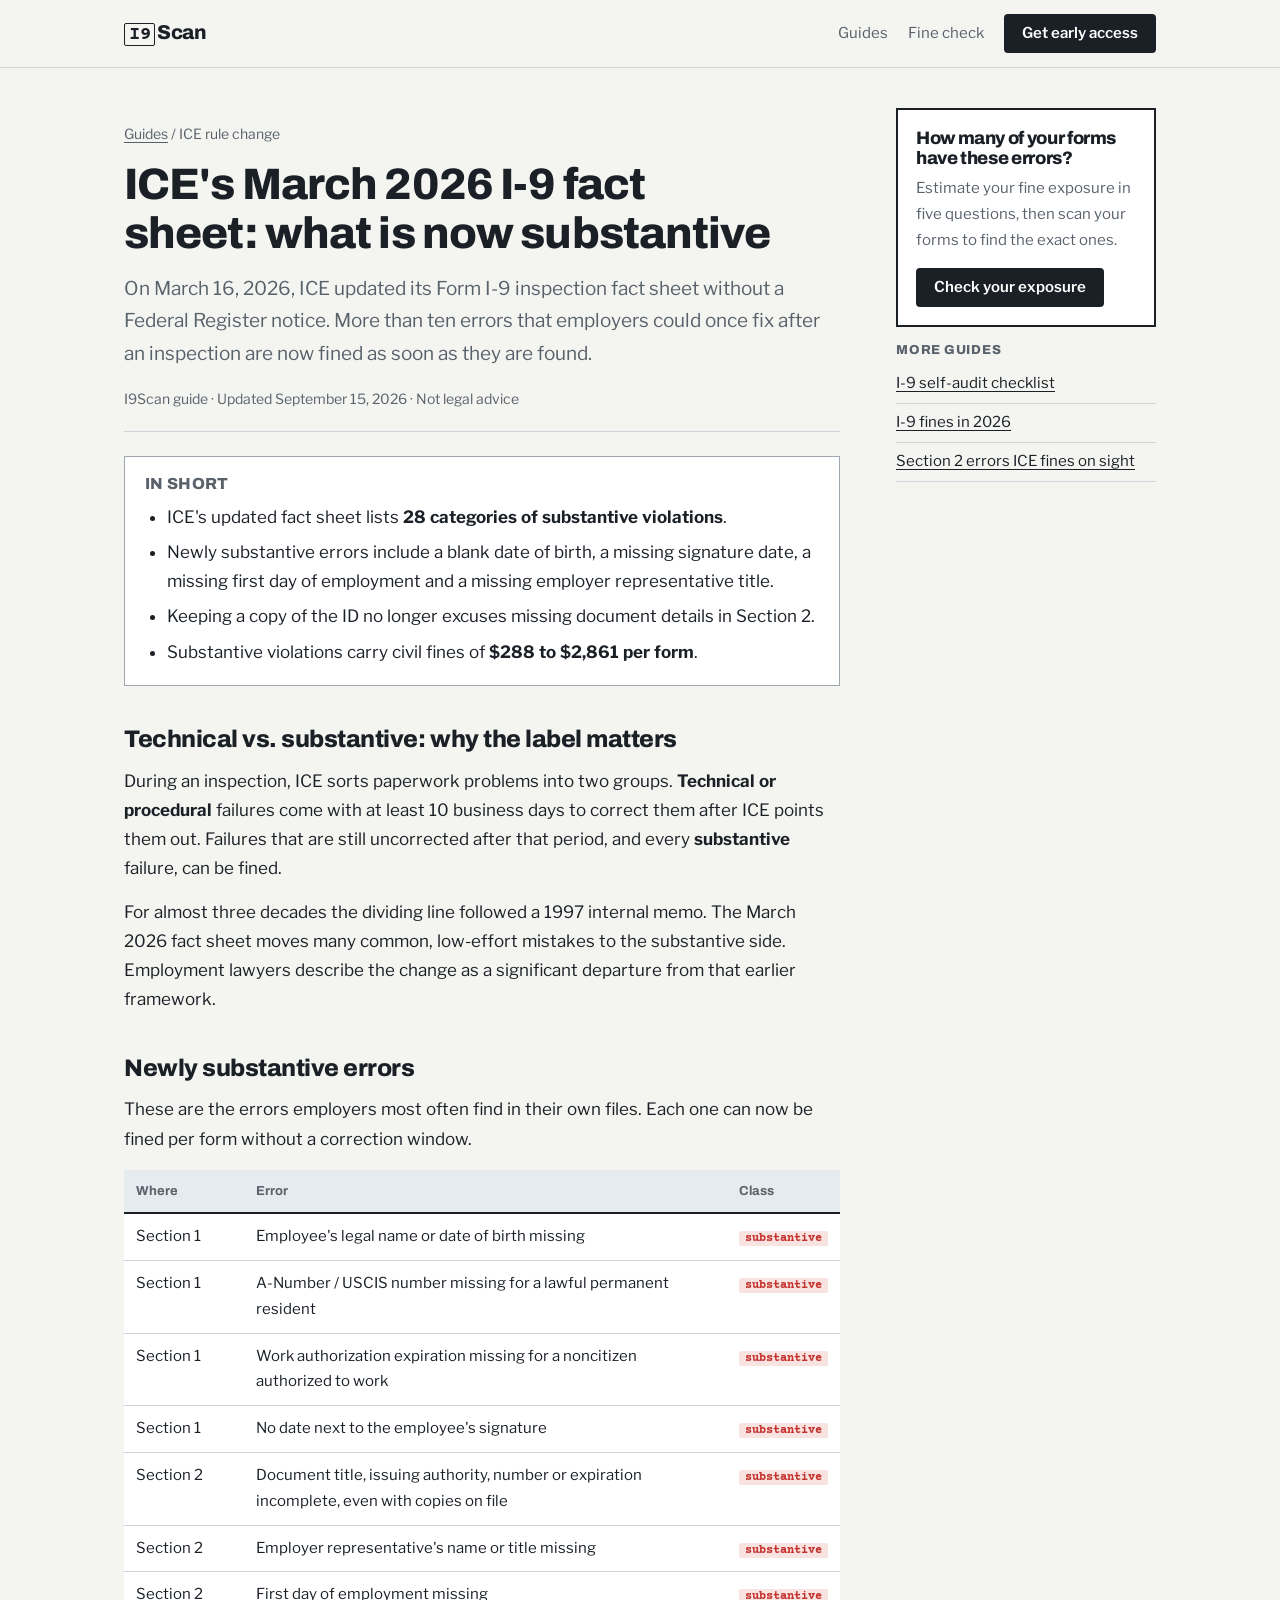
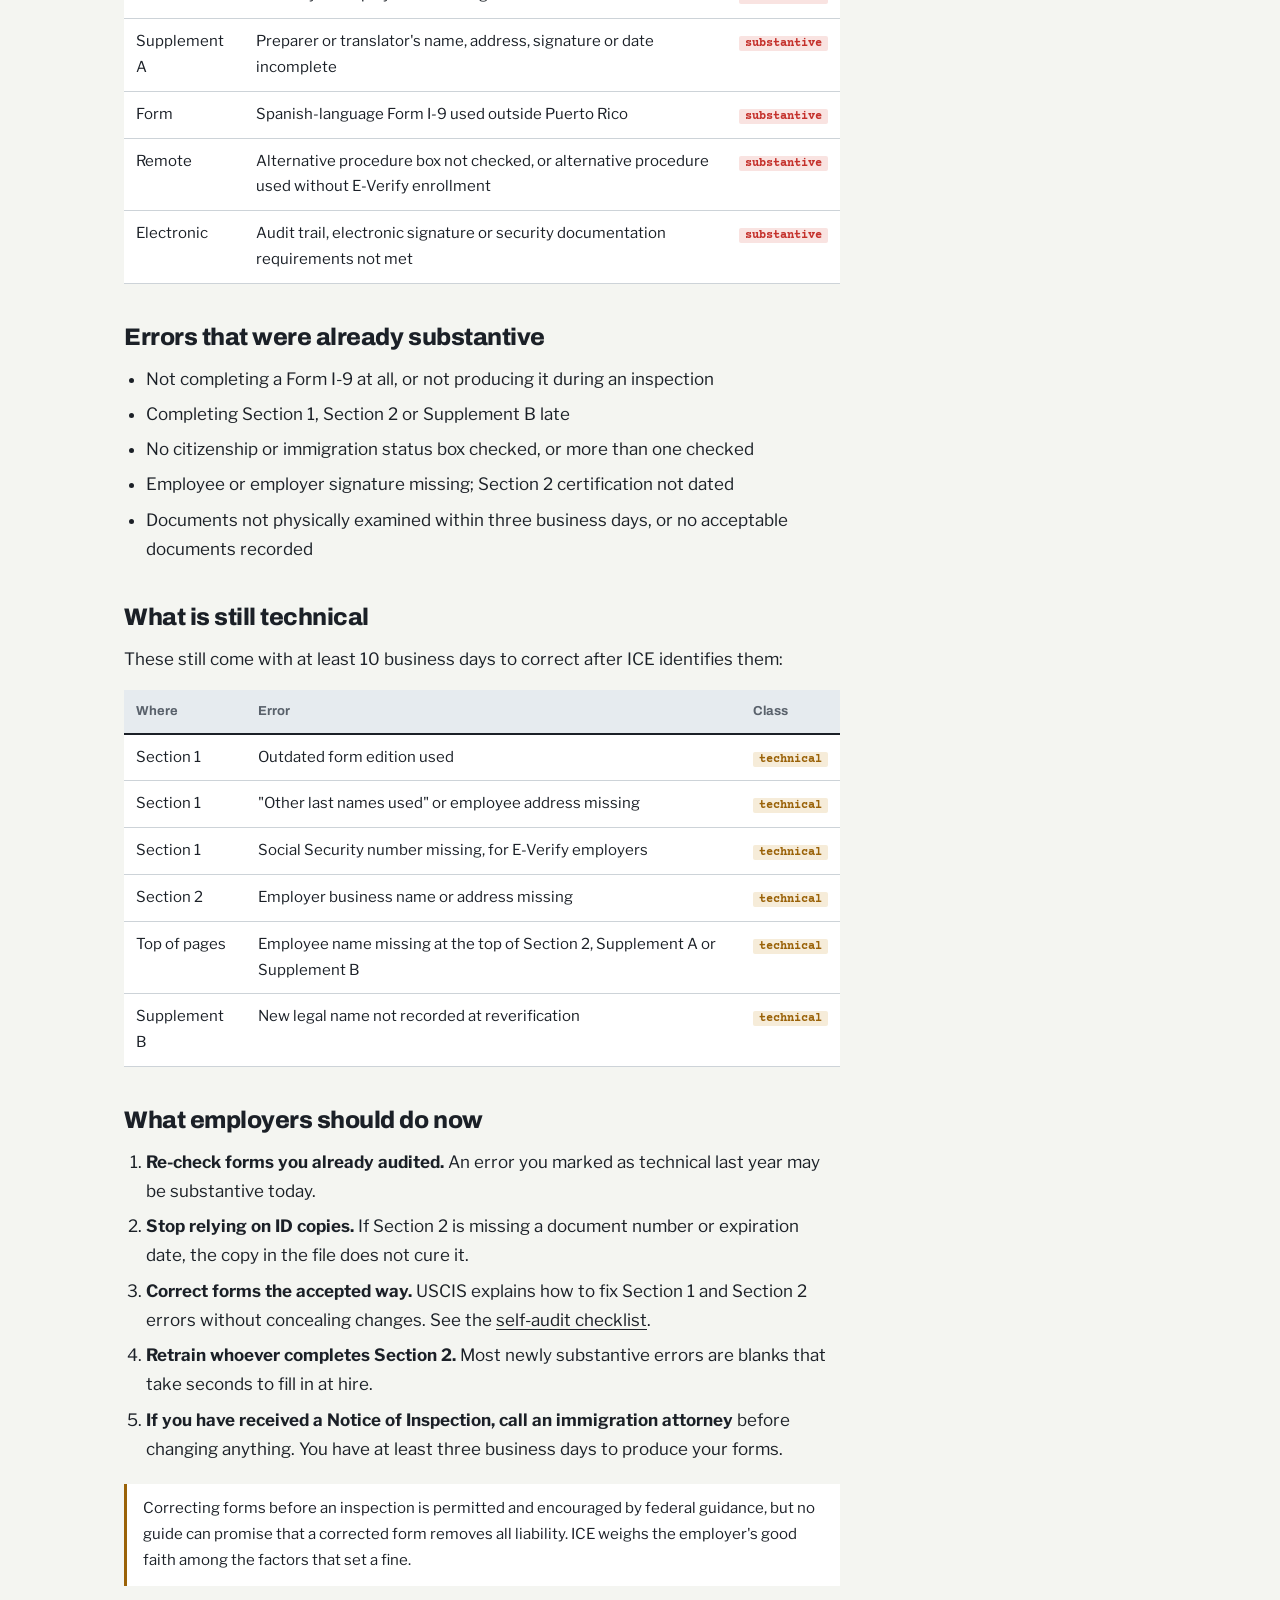
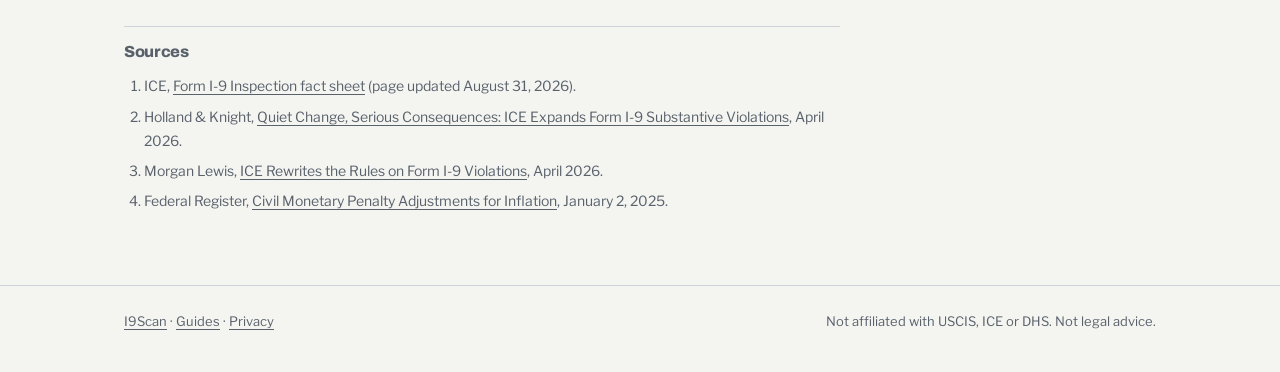
<file: guides/ice-i-9-rule-change-march-2026/index.html>
<!doctype html>
<html lang="en">
<head>
<meta charset="utf-8">
<meta name="viewport" content="width=device-width, initial-scale=1">
<title>ICE's March 2026 I-9 Fact Sheet: What Is Now Substantive | I9Scan</title>
<meta name="description" content="On March 16, 2026 ICE reclassified more than ten common Form I-9 mistakes as substantive violations fined $288–$2,861 per form. The full list, what stayed technical, and what employers should do.">
<link rel="canonical" href="https://i9scan.com/guides/ice-i-9-rule-change-march-2026/">
<meta property="og:type" content="article">
<meta property="og:title" content="ICE's March 2026 I-9 Fact Sheet: What Is Now Substantive">
<meta property="og:description" content="More than ten everyday I-9 mistakes are now fined per form with no correction window. The list, side by side.">
<meta property="og:url" content="https://i9scan.com/guides/ice-i-9-rule-change-march-2026/">
<link rel="icon" href="/favicon.svg" type="image/svg+xml">
<link rel="preconnect" href="https://fonts.googleapis.com">
<link rel="preconnect" href="https://fonts.gstatic.com" crossorigin>
<link rel="stylesheet" href="https://fonts.googleapis.com/css2?family=Archivo:wght@700;800&family=Courier+Prime:wght@400;700&family=Libre+Franklin:wght@400;600;700&display=swap">
<link rel="stylesheet" href="/assets/guide.css">
<script type="application/ld+json">
{"@context":"https://schema.org","@type":"Article","headline":"ICE's March 2026 I-9 Fact Sheet: What Is Now Substantive","datePublished":"2026-09-15","dateModified":"2026-09-15","author":{"@type":"Organization","name":"I9Scan","url":"https://i9scan.com/"},"publisher":{"@type":"Organization","name":"I9Scan"},"mainEntityOfPage":"https://i9scan.com/guides/ice-i-9-rule-change-march-2026/"}
</script>
</head>
<body>
<header class="top"><div class="wrap">
  <a class="logo" href="/"><b>I9</b>Scan</a>
  <nav class="nav" aria-label="Site"><a href="/guides/">Guides</a><a href="/#check">Fine check</a><a class="btn" href="/#access">Get early access</a></nav>
</div></header>

<div class="wrap layout">
<article>
  <p class="crumbs"><a href="/guides/">Guides</a> / ICE rule change</p>
  <h1>ICE's March 2026 I-9 fact sheet: what is now substantive</h1>
  <p class="dek">On March 16, 2026, ICE updated its Form I-9 inspection fact sheet without a Federal Register notice. More than ten errors that employers could once fix after an inspection are now fined as soon as they are found.</p>
  <p class="byline">I9Scan guide · Updated September 15, 2026 · Not legal advice</p>

  <section class="key" aria-label="Key points">
    <h2>In short</h2>
    <ul>
      <li>ICE's updated fact sheet lists <strong>28 categories of substantive violations</strong>.</li>
      <li>Newly substantive errors include a blank date of birth, a missing signature date, a missing first day of employment and a missing employer representative title.</li>
      <li>Keeping a copy of the ID no longer excuses missing document details in Section 2.</li>
      <li>Substantive violations carry civil fines of <strong>$288 to $2,861 per form</strong>.</li>
    </ul>
  </section>

  <h2>Technical vs. substantive: why the label matters</h2>
  <p>During an inspection, ICE sorts paperwork problems into two groups. <strong>Technical or procedural</strong> failures come with at least 10 business days to correct them after ICE points them out. Failures that are still uncorrected after that period, and every <strong>substantive</strong> failure, can be fined.</p>
  <p>For almost three decades the dividing line followed a 1997 internal memo. The March 2026 fact sheet moves many common, low-effort mistakes to the substantive side. Employment lawyers describe the change as a significant departure from that earlier framework.</p>

  <h2>Newly substantive errors</h2>
  <p>These are the errors employers most often find in their own files. Each one can now be fined per form without a correction window.</p>
  <div class="table-wrap">
    <table>
      <thead><tr><th>Where</th><th>Error</th><th>Class</th></tr></thead>
      <tbody>
        <tr><td>Section 1</td><td>Employee's legal name or date of birth missing</td><td><span class="tag sub">substantive</span></td></tr>
        <tr><td>Section 1</td><td>A-Number / USCIS number missing for a lawful permanent resident</td><td><span class="tag sub">substantive</span></td></tr>
        <tr><td>Section 1</td><td>Work authorization expiration missing for a noncitizen authorized to work</td><td><span class="tag sub">substantive</span></td></tr>
        <tr><td>Section 1</td><td>No date next to the employee's signature</td><td><span class="tag sub">substantive</span></td></tr>
        <tr><td>Section 2</td><td>Document title, issuing authority, number or expiration incomplete, even with copies on file</td><td><span class="tag sub">substantive</span></td></tr>
        <tr><td>Section 2</td><td>Employer representative's name or title missing</td><td><span class="tag sub">substantive</span></td></tr>
        <tr><td>Section 2</td><td>First day of employment missing</td><td><span class="tag sub">substantive</span></td></tr>
        <tr><td>Supplement A</td><td>Preparer or translator's name, address, signature or date incomplete</td><td><span class="tag sub">substantive</span></td></tr>
        <tr><td>Form</td><td>Spanish-language Form I-9 used outside Puerto Rico</td><td><span class="tag sub">substantive</span></td></tr>
        <tr><td>Remote</td><td>Alternative procedure box not checked, or alternative procedure used without E-Verify enrollment</td><td><span class="tag sub">substantive</span></td></tr>
        <tr><td>Electronic</td><td>Audit trail, electronic signature or security documentation requirements not met</td><td><span class="tag sub">substantive</span></td></tr>
      </tbody>
    </table>
  </div>

  <h2>Errors that were already substantive</h2>
  <ul>
    <li>Not completing a Form I-9 at all, or not producing it during an inspection</li>
    <li>Completing Section 1, Section 2 or Supplement B late</li>
    <li>No citizenship or immigration status box checked, or more than one checked</li>
    <li>Employee or employer signature missing; Section 2 certification not dated</li>
    <li>Documents not physically examined within three business days, or no acceptable documents recorded</li>
  </ul>

  <h2>What is still technical</h2>
  <p>These still come with at least 10 business days to correct after ICE identifies them:</p>
  <div class="table-wrap">
    <table>
      <thead><tr><th>Where</th><th>Error</th><th>Class</th></tr></thead>
      <tbody>
        <tr><td>Section 1</td><td>Outdated form edition used</td><td><span class="tag tech">technical</span></td></tr>
        <tr><td>Section 1</td><td>"Other last names used" or employee address missing</td><td><span class="tag tech">technical</span></td></tr>
        <tr><td>Section 1</td><td>Social Security number missing, for E-Verify employers</td><td><span class="tag tech">technical</span></td></tr>
        <tr><td>Section 2</td><td>Employer business name or address missing</td><td><span class="tag tech">technical</span></td></tr>
        <tr><td>Top of pages</td><td>Employee name missing at the top of Section 2, Supplement A or Supplement B</td><td><span class="tag tech">technical</span></td></tr>
        <tr><td>Supplement B</td><td>New legal name not recorded at reverification</td><td><span class="tag tech">technical</span></td></tr>
      </tbody>
    </table>
  </div>

  <h2>What employers should do now</h2>
  <ol>
    <li><strong>Re-check forms you already audited.</strong> An error you marked as technical last year may be substantive today.</li>
    <li><strong>Stop relying on ID copies.</strong> If Section 2 is missing a document number or expiration date, the copy in the file does not cure it.</li>
    <li><strong>Correct forms the accepted way.</strong> USCIS explains how to fix Section 1 and Section 2 errors without concealing changes. See the <a href="/guides/i-9-self-audit-checklist/">self-audit checklist</a>.</li>
    <li><strong>Retrain whoever completes Section 2.</strong> Most newly substantive errors are blanks that take seconds to fill in at hire.</li>
    <li><strong>If you have received a Notice of Inspection, call an immigration attorney</strong> before changing anything. You have at least three business days to produce your forms.</li>
  </ol>

  <p class="note amber">Correcting forms before an inspection is permitted and encouraged by federal guidance, but no guide can promise that a corrected form removes all liability. ICE weighs the employer's good faith among the factors that set a fine.</p>

  <section class="sources" aria-label="Sources">
    <h2 style="font-size:1rem;margin:0">Sources</h2>
    <ol>
      <li>ICE, <a href="https://www.ice.gov/factsheets/i9-inspection">Form I-9 Inspection fact sheet</a> (page updated August 31, 2026).</li>
      <li>Holland &amp; Knight, <a href="https://www.hklaw.com/en/insights/publications/2026/04/quiet-change-serious-consequences-ice-expands-form-i9">Quiet Change, Serious Consequences: ICE Expands Form I-9 Substantive Violations</a>, April 2026.</li>
      <li>Morgan Lewis, <a href="https://www.morganlewis.com/pubs/2026/04/ice-rewrites-the-rules-on-form-i-9-violations">ICE Rewrites the Rules on Form I-9 Violations</a>, April 2026.</li>
      <li>Federal Register, <a href="https://www.federalregister.gov/documents/2025/01/02/2024-31204/civil-monetary-penalty-adjustments-for-inflation">Civil Monetary Penalty Adjustments for Inflation</a>, January 2, 2025.</li>
    </ol>
  </section>
</article>

<aside class="side">
  <div class="cta">
    <h2>How many of your forms have these errors?</h2>
    <p>Estimate your fine exposure in five questions, then scan your forms to find the exact ones.</p>
    <a class="btn" href="/#check">Check your exposure</a>
  </div>
  <nav class="more" aria-label="More guides">
    <h2>More guides</h2>
    <ul>
      <li><a href="/guides/i-9-self-audit-checklist/">I-9 self-audit checklist</a></li>
      <li><a href="/guides/i-9-fines-2026/">I-9 fines in 2026</a></li>
      <li><a href="/guides/i-9-section-2-errors/">Section 2 errors ICE fines on sight</a></li>
    </ul>
  </nav>
</aside>
</div>

<footer><div class="wrap"><span><a href="/">I9Scan</a> · <a href="/guides/">Guides</a> · <a href="/privacy.html">Privacy</a></span><span>Not affiliated with USCIS, ICE or DHS. Not legal advice.</span></div></footer>
</body>
</html>
</file>
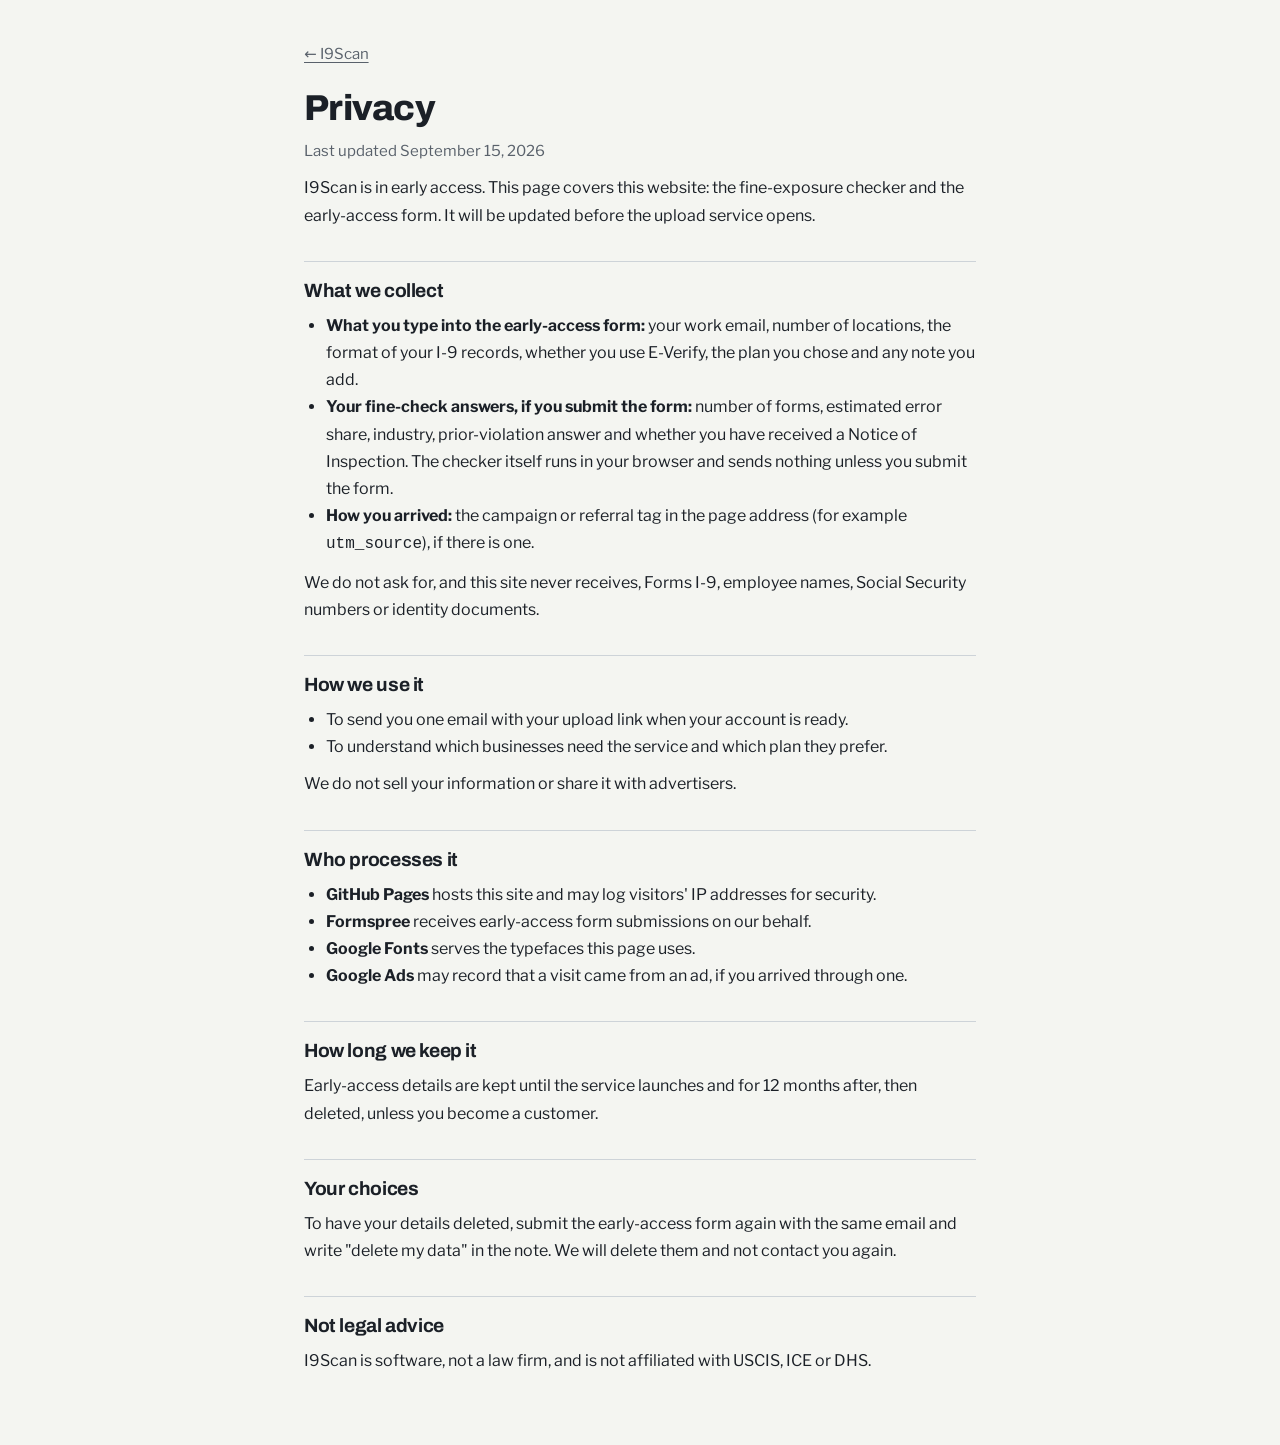
<file: privacy.html>
<!doctype html>
<html lang="en">
<head>
<meta charset="utf-8">
<meta name="viewport" content="width=device-width, initial-scale=1">
<title>Privacy · I9Scan</title>
<meta name="description" content="What I9Scan collects on this site and what it does with it.">
<link rel="preconnect" href="https://fonts.googleapis.com">
<link rel="preconnect" href="https://fonts.gstatic.com" crossorigin>
<link rel="stylesheet" href="https://fonts.googleapis.com/css2?family=Archivo:wght@700;800&family=Libre+Franklin:wght@400;600&display=swap">
<style>
  :root { --paper: #F4F5F1; --ink: #1B2027; --muted: #59616B; --rule: #CDD3D8; --pen: #C4302B; }
  @media (prefers-color-scheme: dark) { :root { --paper: #111412; --ink: #E7E9E3; --muted: #9AA39C; --rule: #2A312D; --pen: #FF6D60; } }
  * { box-sizing: border-box; }
  body { margin: 0; background: var(--paper); color: var(--ink); font: 1rem/1.7 "Libre Franklin", "Segoe UI", system-ui, sans-serif; }
  .wrap { max-width: 720px; margin-inline: auto; padding-inline: 24px; padding-block: 40px 72px; }
  @media (max-width: 480px) { .wrap { padding-inline: 16px; } }
  a { color: inherit; text-underline-offset: 3px; }
  a:focus-visible { outline: 2px solid var(--pen); outline-offset: 3px; }
  .back { font-size: .9375rem; color: var(--muted); }
  h1, h2 { font-family: "Archivo", "Arial Narrow", Arial, sans-serif; letter-spacing: -.02em; line-height: 1.15; }
  h1 { font-size: 2.25rem; margin: 20px 0 6px; font-weight: 800; }
  h2 { font-size: 1.2rem; margin: 32px 0 0; padding-top: 18px; border-top: 1px solid var(--rule); font-weight: 700; }
  p, ul { margin: 10px 0 0; }
  ul { padding-left: 22px; }
  .updated { color: var(--muted); font-size: .9375rem; }
</style>
</head>
<body>
<main class="wrap">
  <a class="back" href="./">← I9Scan</a>
  <h1>Privacy</h1>
  <p class="updated">Last updated September 15, 2026</p>

  <p>I9Scan is in early access. This page covers this website: the fine-exposure checker and the early-access form. It will be updated before the upload service opens.</p>

  <h2>What we collect</h2>
  <ul>
    <li><strong>What you type into the early-access form:</strong> your work email, number of locations, the format of your I-9 records, whether you use E-Verify, the plan you chose and any note you add.</li>
    <li><strong>Your fine-check answers, if you submit the form:</strong> number of forms, estimated error share, industry, prior-violation answer and whether you have received a Notice of Inspection. The checker itself runs in your browser and sends nothing unless you submit the form.</li>
    <li><strong>How you arrived:</strong> the campaign or referral tag in the page address (for example <code>utm_source</code>), if there is one.</li>
  </ul>
  <p>We do not ask for, and this site never receives, Forms I-9, employee names, Social Security numbers or identity documents.</p>

  <h2>How we use it</h2>
  <ul>
    <li>To send you one email with your upload link when your account is ready.</li>
    <li>To understand which businesses need the service and which plan they prefer.</li>
  </ul>
  <p>We do not sell your information or share it with advertisers.</p>

  <h2>Who processes it</h2>
  <ul>
    <li><strong>GitHub Pages</strong> hosts this site and may log visitors' IP addresses for security.</li>
    <li><strong>Formspree</strong> receives early-access form submissions on our behalf.</li>
    <li><strong>Google Fonts</strong> serves the typefaces this page uses.</li>
    <li><strong>Google Ads</strong> may record that a visit came from an ad, if you arrived through one.</li>
  </ul>

  <h2>How long we keep it</h2>
  <p>Early-access details are kept until the service launches and for 12 months after, then deleted, unless you become a customer.</p>

  <h2>Your choices</h2>
  <p>To have your details deleted, submit the early-access form again with the same email and write "delete my data" in the note. We will delete them and not contact you again.</p>

  <h2>Not legal advice</h2>
  <p>I9Scan is software, not a law firm, and is not affiliated with USCIS, ICE or DHS.</p>
</main>
</body>
</html>
</file>
<file: assets/guide.css>
:root {
  --paper: #F4F5F1; --sheet: #FFFFFF; --field: #E6EBEF; --ink: #1B2027; --muted: #59616B;
  --rule: #CDD3D8; --rule-strong: #9EA7B0; --pen: #C4302B; --pen-soft: #F9E3E1; --amber: #9A6208; --amber-soft: #F6ECD9;
  --btn: #1B2027; --btn-ink: #FFFFFF;
  --f-display: "Archivo", "Arial Narrow", Arial, sans-serif;
  --f-body: "Libre Franklin", "Franklin Gothic Book", "Segoe UI", system-ui, sans-serif;
  --f-type: "Courier Prime", "Courier New", ui-monospace, monospace;
}
@media (prefers-color-scheme: dark) {
  :root {
    --paper: #111412; --sheet: #191D1B; --field: #232A2F; --ink: #E7E9E3; --muted: #9AA39C;
    --rule: #2A312D; --rule-strong: #46504A; --pen: #FF6D60; --pen-soft: #3A1D1A; --amber: #E0A948; --amber-soft: #2F2513;
    --btn: #E7E9E3; --btn-ink: #111412;
  }
}
*, *::before, *::after { box-sizing: border-box; }
body { margin: 0; background: var(--paper); color: var(--ink); font: 1.0625rem/1.72 var(--f-body); -webkit-font-smoothing: antialiased; }
a { color: inherit; text-underline-offset: 3px; }
a:focus-visible, button:focus-visible { outline: 2px solid var(--pen); outline-offset: 3px; }
.wrap { max-width: 1080px; margin-inline: auto; padding-inline: 24px; }
@media (max-width: 480px) { .wrap { padding-inline: 16px; } }

.top { border-bottom: 1px solid var(--rule); }
.top .wrap { display: flex; justify-content: space-between; align-items: center; gap: 16px; padding-block: 14px; }
.logo { font-family: var(--f-display); font-weight: 800; font-size: 1.25rem; text-decoration: none; letter-spacing: -.02em; }
.logo b { font-family: var(--f-type); font-weight: 700; font-size: .95em; border: 1.5px solid var(--ink); padding: 0 4px; margin-right: 2px; border-radius: 2px; }
.nav { display: flex; align-items: center; gap: 20px; font-size: .9375rem; }
.nav a:not(.btn) { color: var(--muted); text-decoration: none; }
.nav a:not(.btn):hover { color: var(--ink); }
@media (max-width: 640px) { .nav a:not(.btn) { display: none; } }
.btn { display: inline-flex; align-items: center; gap: 8px; font: 600 .9375rem/1 var(--f-body); padding: 12px 18px; border-radius: 4px; text-decoration: none; background: var(--btn); color: var(--btn-ink); }
.btn:hover { filter: brightness(1.15); }

.layout { display: grid; grid-template-columns: minmax(0, 1fr) 260px; gap: 56px; padding-block: 40px 72px; }
@media (max-width: 900px) { .layout { grid-template-columns: 1fr; gap: 32px; } }
article { max-width: 70ch; }
.crumbs { font-size: .875rem; color: var(--muted); }
.crumbs a { color: var(--muted); }
h1, h2, h3 { font-family: var(--f-display); line-height: 1.12; letter-spacing: -.02em; text-wrap: balance; }
h1 { font-size: clamp(2rem, 1.5rem + 2vw, 2.75rem); margin: 14px 0 0; font-weight: 800; }
h2 { font-size: 1.5rem; margin: 40px 0 0; font-weight: 800; }
h3 { font-size: 1.125rem; margin: 26px 0 0; font-weight: 700; letter-spacing: -.01em; }
p, ul, ol { margin: 14px 0 0; }
ul, ol { padding-left: 22px; }
li + li { margin-top: 6px; }
.dek { font-size: 1.1875rem; color: var(--muted); margin-top: 14px; }
.byline { margin-top: 16px; font-size: .875rem; color: var(--muted); padding-bottom: 20px; border-bottom: 1px solid var(--rule); }
code, .type { font-family: var(--f-type); font-size: .95em; }

.key { margin-top: 24px; background: var(--sheet); border: 1px solid var(--rule-strong); padding: 18px 20px; }
.key h2 { margin: 0; font-size: 1rem; letter-spacing: .02em; text-transform: uppercase; color: var(--muted); }
.key ul { margin-top: 10px; }
.note { margin-top: 20px; padding: 12px 16px; border-left: 3px solid var(--pen); background: var(--sheet); font-size: .9375rem; }
.note.amber { border-left-color: var(--amber); }

.table-wrap { overflow-x: auto; margin-top: 16px; }
table { border-collapse: collapse; width: 100%; min-width: 480px; background: var(--sheet); font-size: .9375rem; }
th, td { text-align: left; padding: 10px 12px; border-bottom: 1px solid var(--rule); vertical-align: top; }
th { font-family: var(--f-display); font-size: .8125rem; color: var(--muted); border-bottom: 2px solid var(--ink); background: var(--field); }
td.n { font-family: var(--f-type); text-align: right; white-space: nowrap; font-variant-numeric: tabular-nums; }
.tag { font-family: var(--f-type); font-size: .75rem; font-weight: 700; padding: 1px 6px; border-radius: 2px; white-space: nowrap; }
.tag.sub { background: var(--pen-soft); color: var(--pen); }
.tag.tech { background: var(--amber-soft); color: var(--amber); }

.side { align-self: start; position: sticky; top: 24px; display: grid; gap: 16px; }
@media (max-width: 900px) { .side { position: static; } }
.cta { background: var(--sheet); border: 2px solid var(--ink); padding: 18px; }
.cta h2 { margin: 0; font-size: 1.125rem; }
.cta p { font-size: .9375rem; color: var(--muted); margin-top: 8px; }
.cta .btn { margin-top: 14px; }
.more { font-size: .9375rem; }
.more h2 { margin: 0; font-size: .8125rem; text-transform: uppercase; letter-spacing: .06em; color: var(--muted); }
.more ul { list-style: none; padding: 0; margin-top: 8px; }
.more li { padding: 6px 0; border-bottom: 1px solid var(--rule); margin: 0; }

.sources { margin-top: 40px; padding-top: 16px; border-top: 1px solid var(--rule); font-size: .875rem; color: var(--muted); }
.sources ol { padding-left: 20px; }

.cards { list-style: none; padding: 0; margin: 28px 0 0; display: grid; grid-template-columns: repeat(2, minmax(0, 1fr)); gap: 16px; }
@media (max-width: 720px) { .cards { grid-template-columns: 1fr; } }
.cards li { margin: 0; background: var(--sheet); border: 1px solid var(--rule-strong); padding: 18px 20px; }
.cards a { text-decoration: none; }
.cards h2 { margin: 0; font-size: 1.2rem; }
.cards p { margin-top: 8px; font-size: .9375rem; color: var(--muted); }

footer { border-top: 1px solid var(--rule); }
footer .wrap { padding-block: 24px 40px; display: flex; flex-wrap: wrap; justify-content: space-between; gap: 12px; font-size: .8125rem; color: var(--muted); }
</file>
